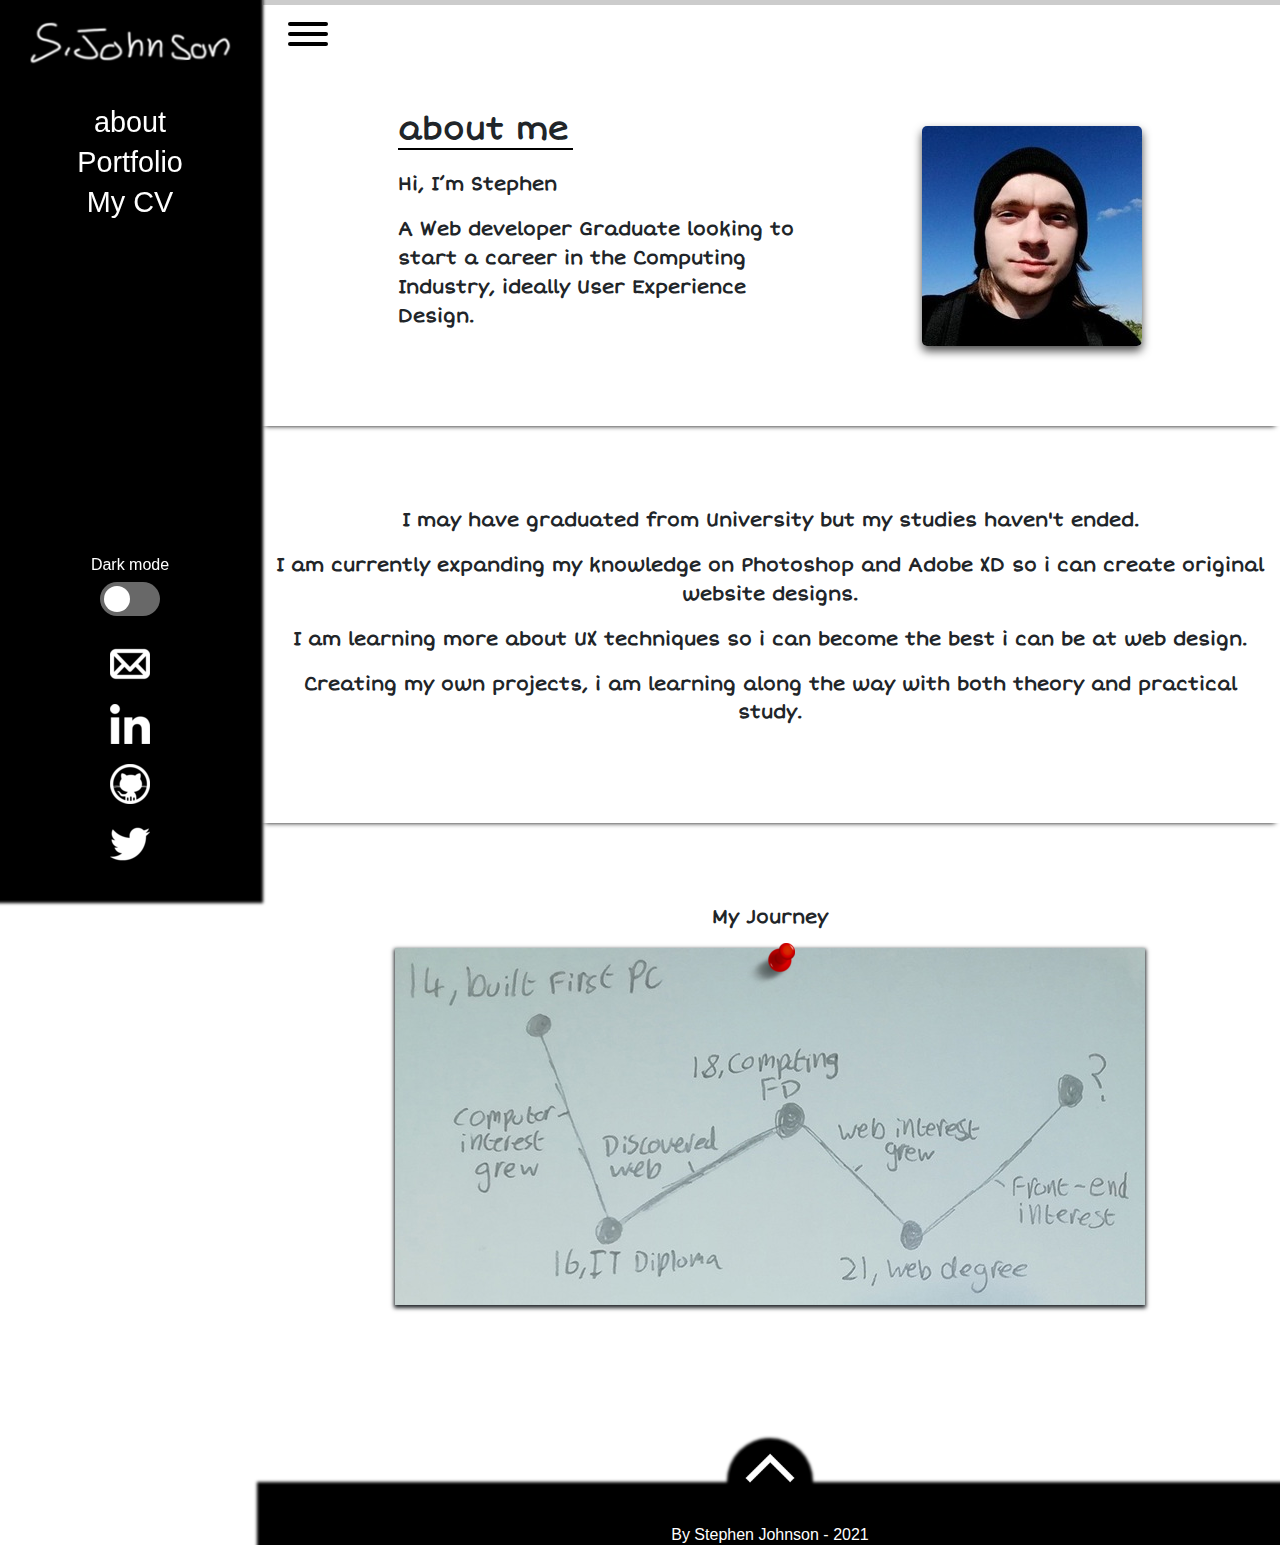
<file: index.html>
<!DOCTYPE html>
<html lang="en">
  <head>
    <meta charset="UTF-8" />
    <meta name="viewport" content="width=device-width, initial-scale=1.0" />
    <link
      rel="stylesheet"
      href="https://maxcdn.bootstrapcdn.com/bootstrap/4.0.0/css/bootstrap.min.css"
      integrity="sha384-Gn5384xqQ1aoWXA+058RXPxPg6fy4IWvTNh0E263XmFcJlSAwiGgFAW/dAiS6JXm"
      crossorigin="anonymous"
    />
    <script
      src="https://code.jquery.com/jquery-3.2.1.slim.min.js"
      integrity="sha384-KJ3o2DKtIkvYIK3UENzmM7KCkRr/rE9/Qpg6aAZGJwFDMVNA/GpGFF93hXpG5KkN"
      crossorigin="anonymous"
    ></script>
    <script
      src="https://cdnjs.cloudflare.com/ajax/libs/popper.js/1.12.9/umd/popper.min.js"
      integrity="sha384-ApNbgh9B+Y1QKtv3Rn7W3mgPxhU9K/ScQsAP7hUibX39j7fakFPskvXusvfa0b4Q"
      crossorigin="anonymous"
    ></script>
    <script
      src="https://maxcdn.bootstrapcdn.com/bootstrap/4.0.0/js/bootstrap.min.js"
      integrity="sha384-JZR6Spejh4U02d8jOt6vLEHfe/JQGiRRSQQxSfFWpi1MquVdAyjUar5+76PVCmYl"
      crossorigin="anonymous"
    ></script>
    <link
      href="https://fonts.googleapis.com/css2?family=Short+Stack&display=swap"
      rel="stylesheet"
    />
    <!-- Navbar hamburger icon CSS -->
    <link href="hamburgers-master/dist/hamburgers.css" rel="stylesheet" />
    <!-- Animate.CSS link -->
    <link rel="stylesheet" href="animate.min.css" />
    <!-- Main page CSS -->
    <link rel="stylesheet" href="style.css" />
    <!-- All pages CSS -->
    <link rel="stylesheet" href="shared.css" />
    <title>S.Johnson - About</title>
  </head>

  <body>
    <!-- Content wrapper -->
    <div id="wrapper">
      <!-- Sidebar -->
      <div id="sidebar-wrapper">
        <!-- Navigation links -->
        <ul class="sidebar-nav">
          <!-- Main logo -->
          <div class="sidebar-logo">
            <a href="#"><img src="/Images/signature.png" alt="Logo" /></a>
          </div>
          <!-- Main nav links -->
          <li><a href="#">about</a></li>
          <li>
            <a href="/Portfolio pages/Clothing Store/index.html">Portfolio</a>
          </li>
          <li><a href="/CV Page/index.html">My CV</a></li>
        </ul>
        <!-- Bottom navigation social links -->
        <div class="sidebar-nav-social">
          <!-- Dark mode toggle -->
          <p>Dark mode</p>
          <label class="switch" id="dark-mode-toggle">
            <!-- Dark mode toggle function -->
            <input onclick="darkMode()" type="checkbox" />
            <span class="slider round"></span>
          </label>
          <!-- Main social links list -->
          <ul class="sidebar-nav-social__items">
            <!-- Email link -->
            <li>
              <a href="mailto:stej97@hotmail.co.uk" target="__blank"
                ><img src="/Images/mail-xxl.png" alt="E-mail"
              /></a>
            </li>
            <!-- Linkedin link -->
            <li>
              <a
                href="https://www.linkedin.com/in/stephen-johnson-504437180/"
                target="__blank"
                ><img src="/Images/linkedin-xxl.png" alt="Linked-in"
              /></a>
            </li>
            <!-- GitHub link -->
            <li>
              <a href="https://github.com/SteJ97" target="__blank"
                ><img src="/Images/github-11-xxl.png" alt="" title="My GitHub!"
              /></a>
            </li>
            <!-- Twitter link -->
            <li>
              <a href="https://twitter.com/SteJ97twit" target="__blank"
                ><img src="/Images/twitter-xxl.png" alt="Twitter"
              /></a>
            </li>
          </ul>
        </div>
      </div>

      <!-- Main Content -->
      <div id="content-wrapper">
        <div class="container-fluid">
          <!-- Page progress bar -->
          <div class="header">
            <div class="progress-container">
              <div class="progress-bar" id="myBar"></div>
            </div>
          </div>
          <!-- First row -->
          <div class="row row-1">
            <div class="col-12">
              <!-- Sidebar toggle button -->
              <header>
                <a href="#" class="btn" id="menu-toggle">
                  <button class="hamburger hamburger--collapse" type="button">
                    <span class="hamburger-box">
                      <span class="hamburger-inner"></span>
                    </span>
                  </button>
                </a>
              </header>
              <!-- Person info  -->
              <div class="about-me">
                <!-- Left person text -->
                <div class="about-me__text">
                  <h2>about me</h2>
                  <p>Hi, I’m Stephen</p>
                  <p>
                    A Web developer Graduate looking to start a career in the
                    Computing Industry, ideally User Experience Design.
                  </p>
                </div>
                <!-- Person profile picture -->
                <div class="about-me__pic">
                  <img src="/Images/me.jpg" alt="Profile pic" />
                </div>
              </div>
            </div>
          </div>
          <!-- Second row -->
          <div class="row row-2">
            <div class="col-12">
              <!-- Extra person info -->
              <div class="about-me-2">
                <p>
                  I may have graduated from University but my studies haven't
                  ended.
                </p>
                <p>
                  I am currently expanding my knowledge on Photoshop and Adobe
                  XD so i can create original website designs.
                </p>
                <p>
                  I am learning more about UX techniques so i can become the
                  best i can be at web design.
                </p>
                <p>
                  Creating my own projects, i am learning along the way with
                  both theory and practical study.
                </p>
              </div>
            </div>
          </div>
          <!-- Third row -->
          <div class="row row-3">
            <div class="col-12">
              <!-- Person life map -->
              <div class="journey">
                <div class="journey-text">
                  <p>My Journey</p>
                </div>
                <!-- Thumbstack overlay -->
                <div class="journey-pic">
                  <div class="journey-pic__thumbtack">
                    <img src="/Images/thumbtack.png" alt="Thumbtack" />
                  </div>
                  <!-- Person life map main picture -->
                  <div class="journey-pic__map">
                    <img src="/Images/life-drawing.jpg" alt="Life-drawing" />
                  </div>
                </div>
              </div>
            </div>
          </div>
        </div>
        <footer>
          <!-- Scroll to top footer link -->
          <div class="to-top">
            <a href="#wrapper"
              ><img
                class="animated tada infinite slow"
                src="/Images/up-arrow.png"
                alt="Up-arrow"
                title="Back to top"
            /></a>
          </div>
          <!-- Footer site author info -->
          <p>By Stephen Johnson - 2021</p>
        </footer>
      </div>
    </div>
    <!-- Whole page Javascript link -->
    <script src="Javascript.js"></script>
  </body>
</html>
</file>
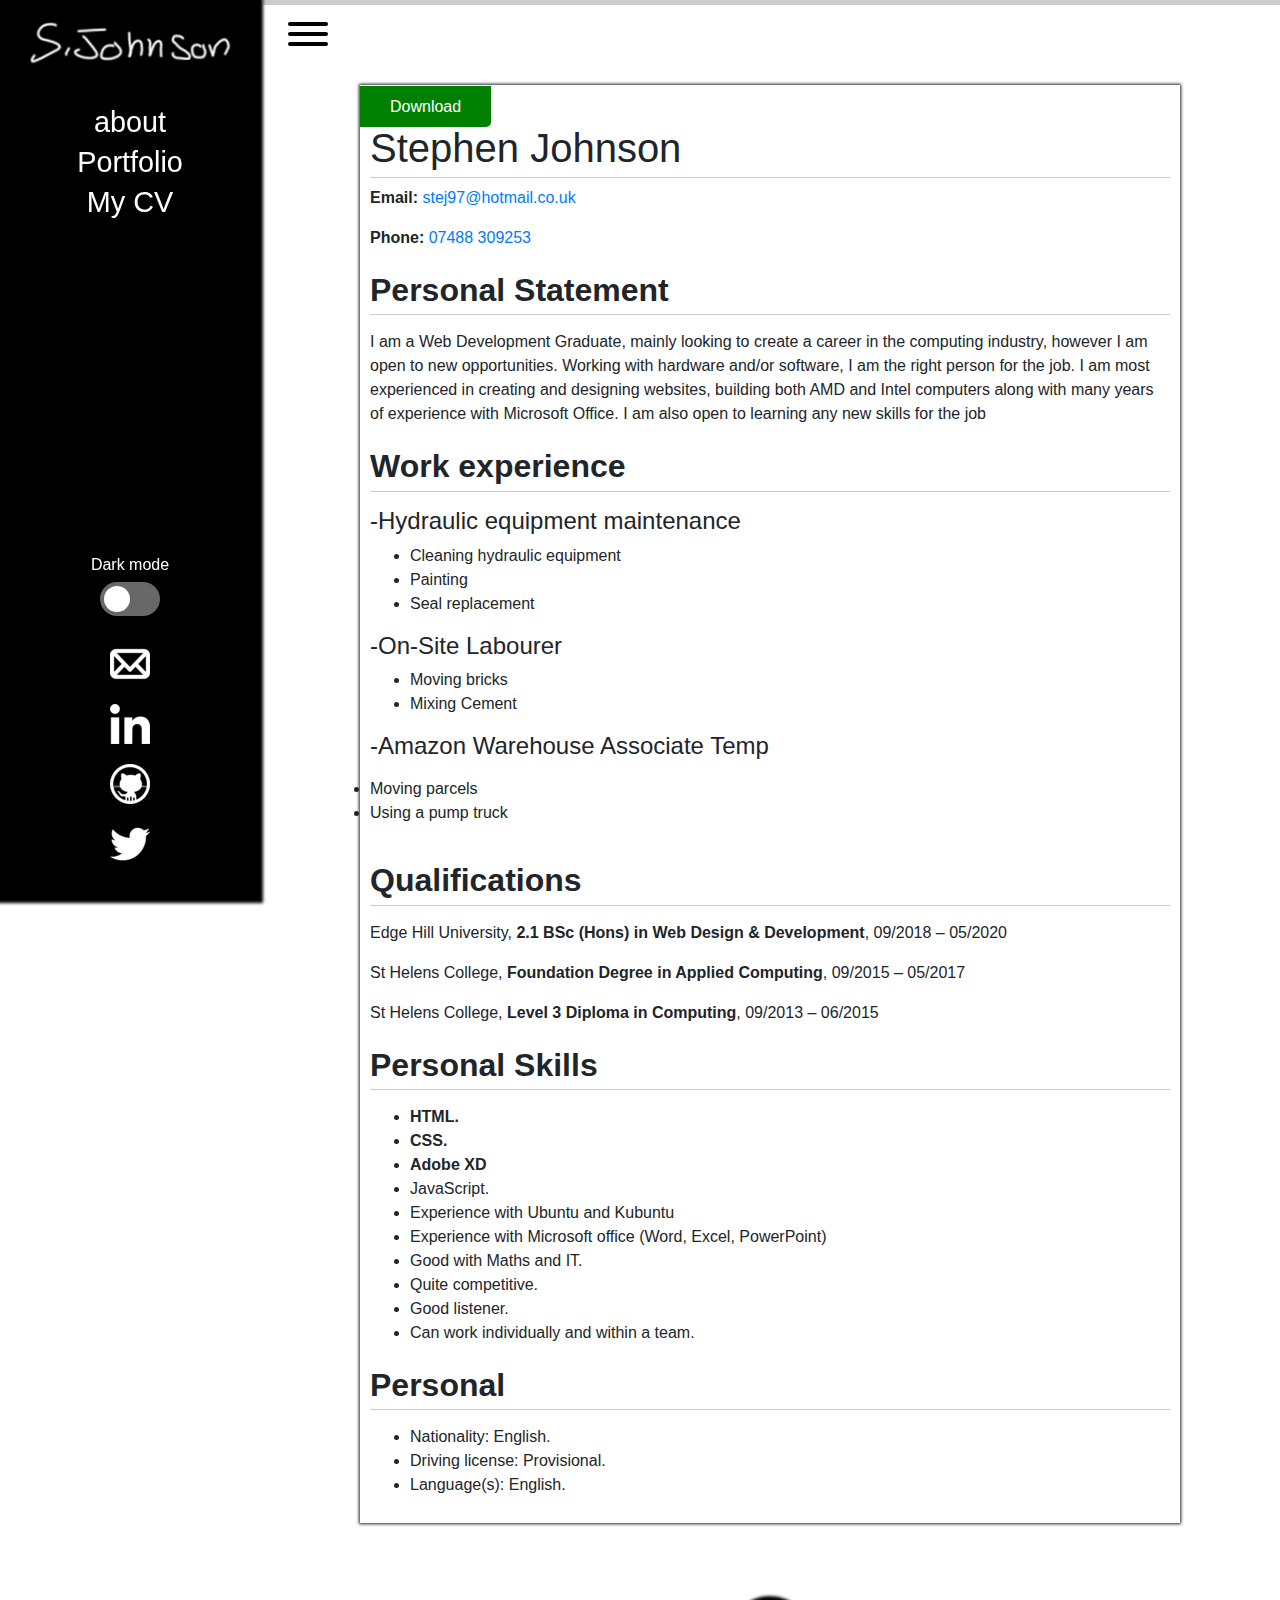
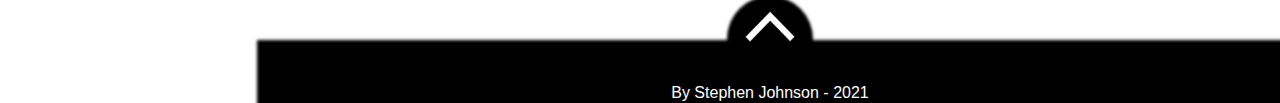
<file: CV Page/index.html>
<!DOCTYPE html>
<html lang="en">

<head>
  <meta charset="UTF-8" />
  <meta name="viewport" content="width=device-width, initial-scale=1.0" />
  <link rel="stylesheet" href="https://maxcdn.bootstrapcdn.com/bootstrap/4.0.0/css/bootstrap.min.css"
    integrity="sha384-Gn5384xqQ1aoWXA+058RXPxPg6fy4IWvTNh0E263XmFcJlSAwiGgFAW/dAiS6JXm" crossorigin="anonymous" />
  <script src="https://code.jquery.com/jquery-3.2.1.slim.min.js"
    integrity="sha384-KJ3o2DKtIkvYIK3UENzmM7KCkRr/rE9/Qpg6aAZGJwFDMVNA/GpGFF93hXpG5KkN" crossorigin="anonymous">
  </script>
  <script src="https://cdnjs.cloudflare.com/ajax/libs/popper.js/1.12.9/umd/popper.min.js"
    integrity="sha384-ApNbgh9B+Y1QKtv3Rn7W3mgPxhU9K/ScQsAP7hUibX39j7fakFPskvXusvfa0b4Q" crossorigin="anonymous">
  </script>
  <script src="https://maxcdn.bootstrapcdn.com/bootstrap/4.0.0/js/bootstrap.min.js"
    integrity="sha384-JZR6Spejh4U02d8jOt6vLEHfe/JQGiRRSQQxSfFWpi1MquVdAyjUar5+76PVCmYl" crossorigin="anonymous">
  </script>
  <link href="https://fonts.googleapis.com/css2?family=Short+Stack&display=swap" rel="stylesheet" />
  <link href="/hamburgers-master/dist/hamburgers.css" rel="stylesheet" />
  <link rel="stylesheet" href="/animate.min.css" />
  <link rel="stylesheet" href="style.css" />
  <link rel="stylesheet" href="/shared.css" />
  <title>S.Johnson - CV</title>
</head>

<body>
  <!-- Content wrapper -->
  <div id="wrapper">
    <!-- Sidebar -->
    <div id="sidebar-wrapper">
      <ul class="sidebar-nav">
        <!-- Main logo -->
        <div class="sidebar-logo">
          <a href="/index.html"><img src="/Images/signature.png" alt="Logo" /></a>
        </div>
        <!-- Main nav links -->
        <li><a href="/index.html">about</a></li>
        <li>
          <a href="/Portfolio pages/Bee-centre/index.html">Portfolio</a>
        </li>
        <li><a href="/CV Page/index.html">My CV</a></li>
      </ul>
      <!-- Bottom navigation social links -->
      <div class="sidebar-nav-social">
        <!-- Dark mode toggle -->
        <p>Dark mode</p>
        <label class="switch" id="dark-mode-toggle">
          <!-- Dark mode toggle function -->
          <input onclick="darkMode()" type="checkbox" />
          <span class="slider round"></span>
        </label>
        <!-- Main social links list -->
        <ul class="sidebar-nav-social__items">
          <!-- Email link -->
          <li>
            <a href="mailto:stej97@hotmail.co.uk" target="__blank"><img src="/Images/mail-xxl.png" alt="E-Mail" /></a>
          </li>
          <!-- Linkedin link -->
          <li>
            <a href="https://www.linkedin.com/in/stephen-johnson-504437180/" target="__blank"><img
                src="/Images/linkedin-xxl.png" alt="Linked-in" /></a>
          </li>
          <!-- GitHub link -->
          <li>
            <a href="https://github.com/SteJ97" target="__blank"><img src="/Images/github-11-xxl.png" alt=""
                title="My GitHub!" /></a>
          </li>
          <!-- Twitter link -->
          <li>
            <a href="https://twitter.com/SteJ97twit" target="__blank"><img src="/Images/twitter-xxl.png"
                alt="Twitter" /></a>
          </li>
        </ul>
      </div>
    </div>

    <!-- Content -->
    <div id="content-wrapper">
      <div class="container-fluid">
        <!-- Page progress indicator -->
        <div class="header">
          <div class="progress-container">
            <div class="progress-bar" id="myBar"></div>
          </div>
        </div>
        <!-- First row -->
        <div class="row row-1">
          <div class="col-12">
            <!-- Navigation toggle button -->
            <header>
              <a href="#" class="btn" id="menu-toggle">
                <button class="hamburger hamburger--collapse" type="button">
                  <span class="hamburger-box">
                    <span class="hamburger-inner"></span>
                  </span>
                </button>
              </a>
            </header>
            <div class="CV">
              <a class="download-btn" href="/Download/CV - Stephen Johnson.pdf" download="CV - Stephen Johnson.pdf">
                Download
              </a>
              <h1>Stephen Johnson</h1>
              <main>
                <section class="personal_statement">
                  <p>
                    <b>Email&colon;</b>
                    <a href="mailto:stej97@hotmail.co.uk">stej97@hotmail.co.uk</a>
                  </p>
                  <p>
                    <b>Phone&colon;</b>
                    <a href="tel:+447488309253">07488 309253</a>
                  </p>
                </section>
                <section>
                  <h2>Personal Statement</h2>
                  <p>
                    I am a Web Development Graduate, mainly looking to create
                    a career in the computing industry, however I am open to
                    new opportunities. Working with hardware and/or software,
                    I am the right person for the job. I am most experienced
                    in creating and designing websites, building both AMD and
                    Intel computers along with many years of experience with
                    Microsoft Office. I am also open to learning any new
                    skills for the job
                  </p>
                </section>
                <section class="work_experience">
                  <h2>Work experience</h2>
                  <h4>-Hydraulic equipment maintenance</h3>
                    <ul>
                      <li>Cleaning hydraulic equipment</li>
                      <li>Painting</li>
                      <li>Seal replacement</li>
                    </ul>
                    <h4>-On-Site Labourer</h3>
                      <ul>
                        <li>Moving bricks</li>
                        <li>Mixing Cement</li>
                      </ul>
                      <h4>-Amazon Warehouse Associate Temp</h3>
                        <ul></ul>
                        <li>Moving parcels</li>
                        <li>Using a pump truck</li>
                        </ul>
                </section>
                <section class="qualifications">
                  <h2>Qualifications</h2>
                  <p>
                    Edge Hill University,
                    <b>2.1 BSc (Hons) in Web Design & Development</b>, 09/2018 –
                    05/2020
                  </p>
                  <p>
                    St Helens College,
                    <b>Foundation Degree in Applied Computing</b>, 09/2015 –
                    05/2017
                  </p>
                  <p>
                    St Helens College, <b>Level 3 Diploma in Computing</b>,
                    09/2013 – 06/2015
                  </p>
                </section>
                <section class="personal_skills">
                  <h2>Personal Skills</h2>
                  <ul>
                    <li><b>HTML.</b></li>
                    <li><b>CSS.</b></li>
                    <li><b>Adobe XD</b></li>
                    <li>JavaScript.</li>
                    <li>Experience with Ubuntu and Kubuntu</li>
                    <li>Experience with Microsoft office (Word, Excel, PowerPoint)</li>
                    <li>Good with Maths and IT.</li>
                    <li>Quite competitive.</li>
                    <li>Good listener.</li>
                    <li>Can work individually and within a team.</li>
                  </ul>
                </section>
                <section class="personal">
                  <h2>Personal</h2>
                  <ul>
                    <li>Nationality&colon; English.</li>
                    <li>Driving license&colon; Provisional.</li>
                    <li>Language(s)&colon; English.</li>
                  </ul>
                </section>
              </main>
            </div>
          </div>
        </div>
      </div>
      <footer>
        <div class="to-top">
          <a href="#wrapper"><img class="animated tada infinite slow" src="/Images/up-arrow.png" alt="Up-arrow"
              title="Back to top" /></a>
        </div>
        <p>By Stephen Johnson - 2021</p>
      </footer>
    </div>
  </div>
  <script src="/Javascript.js"></script>
</body>

</html>
</file>
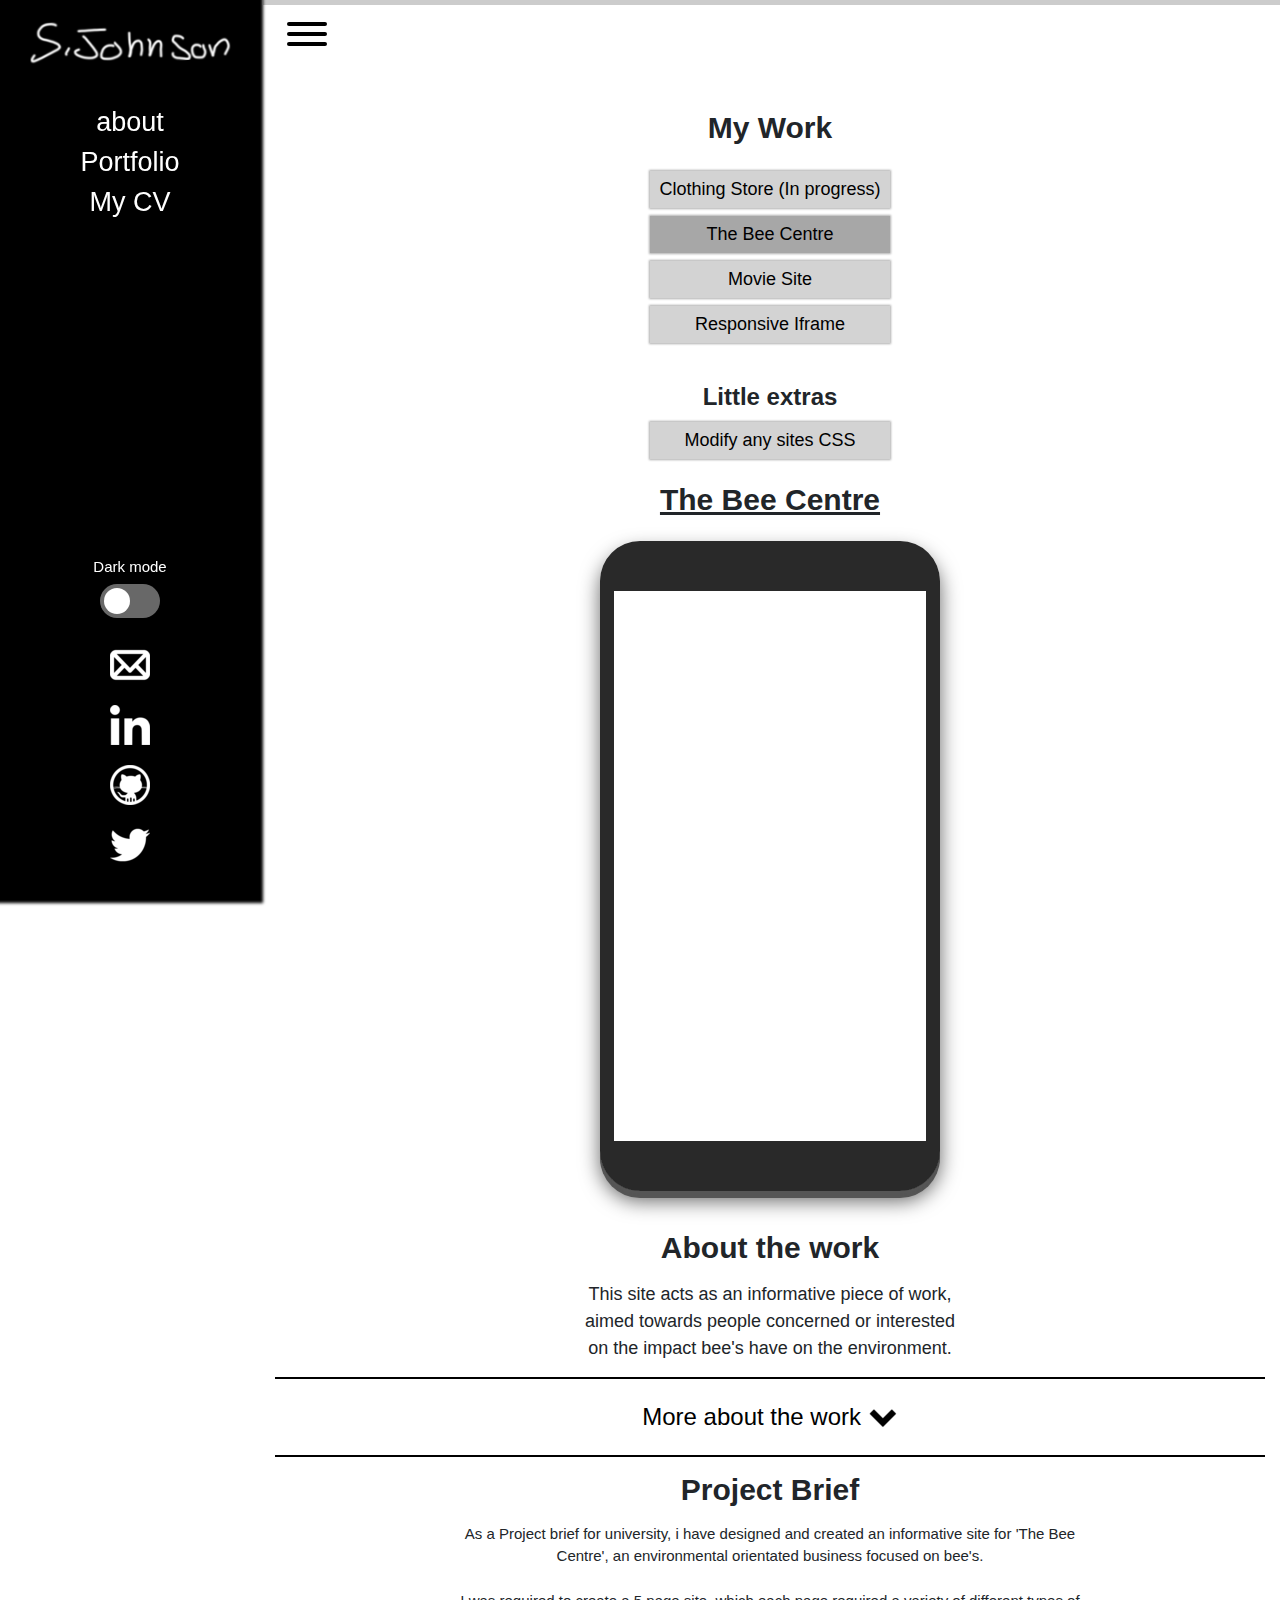
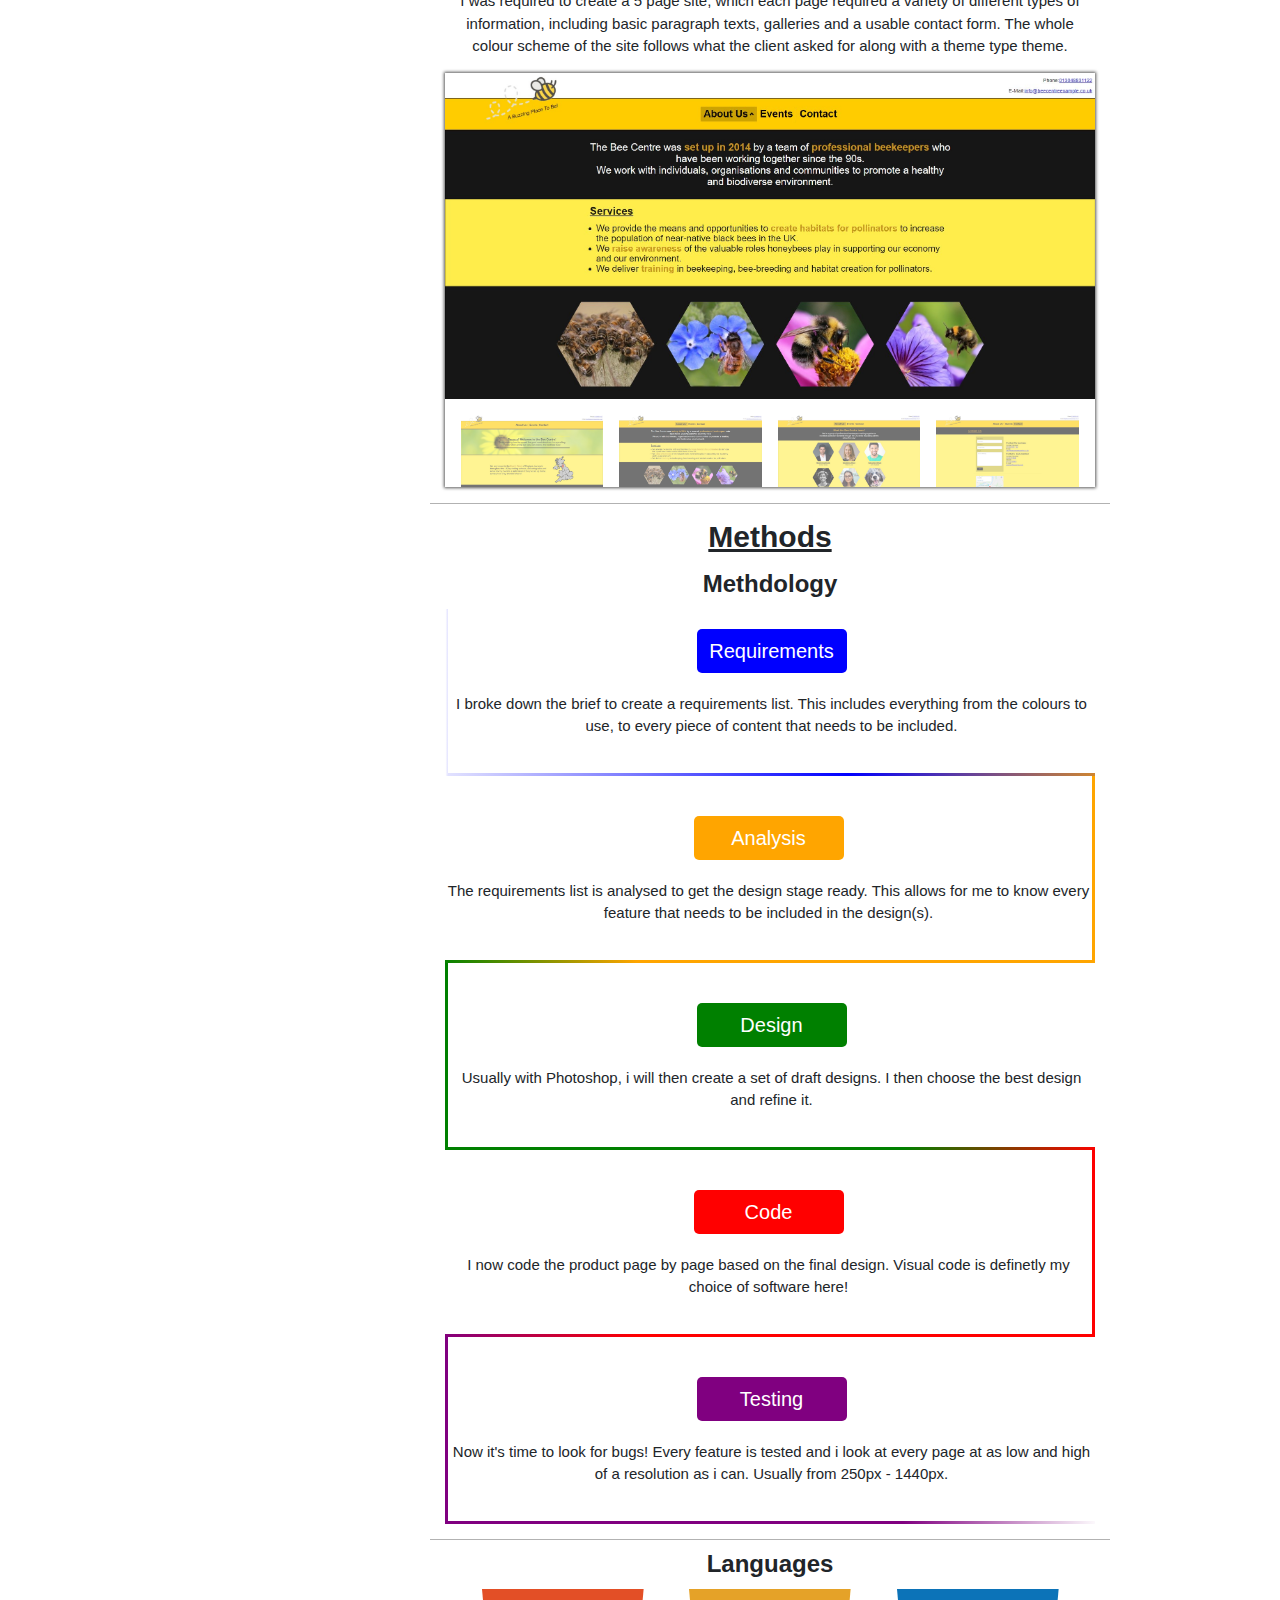
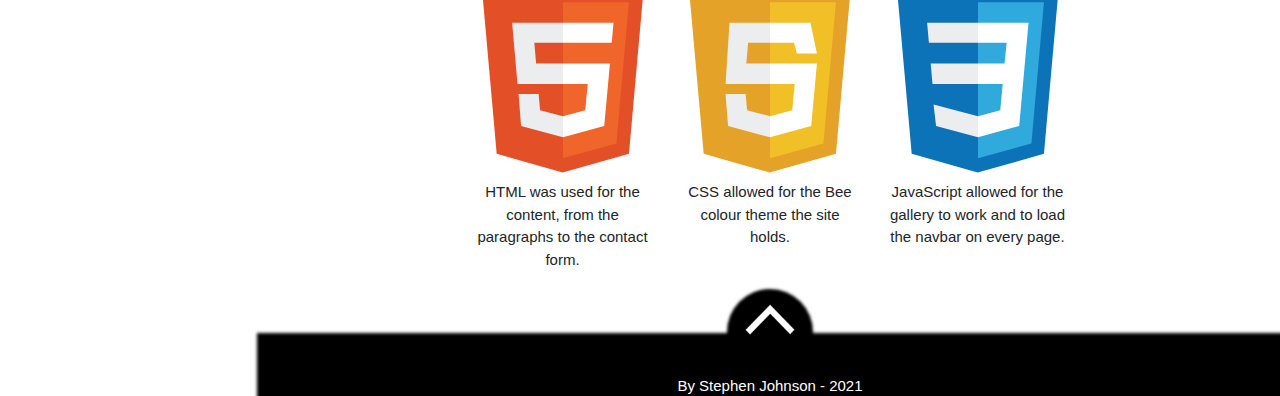
<file: Portfolio pages/Bee-centre/index.html>
<!DOCTYPE html>
<html lang="en">
  <head>
    <meta charset="UTF-8" />
    <meta name="viewport" content="width=device-width, initial-scale=1.0" />
    <link
      rel="stylesheet"
      href="https://maxcdn.bootstrapcdn.com/bootstrap/4.0.0/css/bootstrap.min.css"
      integrity="sha384-Gn5384xqQ1aoWXA+058RXPxPg6fy4IWvTNh0E263XmFcJlSAwiGgFAW/dAiS6JXm"
      crossorigin="anonymous"
    />
    <script
      src="https://code.jquery.com/jquery-3.2.1.slim.min.js"
      integrity="sha384-KJ3o2DKtIkvYIK3UENzmM7KCkRr/rE9/Qpg6aAZGJwFDMVNA/GpGFF93hXpG5KkN"
      crossorigin="anonymous"
    ></script>
    <script
      src="https://cdnjs.cloudflare.com/ajax/libs/popper.js/1.12.9/umd/popper.min.js"
      integrity="sha384-ApNbgh9B+Y1QKtv3Rn7W3mgPxhU9K/ScQsAP7hUibX39j7fakFPskvXusvfa0b4Q"
      crossorigin="anonymous"
    ></script>
    <script
      src="https://maxcdn.bootstrapcdn.com/bootstrap/4.0.0/js/bootstrap.min.js"
      integrity="sha384-JZR6Spejh4U02d8jOt6vLEHfe/JQGiRRSQQxSfFWpi1MquVdAyjUar5+76PVCmYl"
      crossorigin="anonymous"
    ></script>
    <link
      href="https://fonts.googleapis.com/css2?family=Short+Stack&display=swap"
      rel="stylesheet"
    />
    <!-- Navbar hamburger icon CSS -->
    <link href="/hamburgers-master/dist/hamburgers.css" rel="stylesheet" />
    <!-- W3 schools CSS, used for gallery -->
    <link rel="stylesheet" href="https://www.w3schools.com/w3css/4/w3.css" />
    <!-- Animate CSS link -->
    <link rel="stylesheet" href="/animate.min.css" />
    <!-- Main page CSS -->
    <link rel="stylesheet" href="style.css" />
    <!-- All pages CSS -->
    <link rel="stylesheet" href="/shared.css" />
    <title>S.Johnson - Portfolio</title>
  </head>

  <body>
    <!-- Content Wrapper -->
    <div id="wrapper">
      <!-- Sidebar -->
      <div id="sidebar-wrapper">
        <ul class="sidebar-nav">
          <!-- Main logo -->
          <div class="sidebar-logo">
            <a href="/index.html"
              ><img src="/Images/signature.png" alt="signature"
            /></a>
          </div>
          <!-- Main nav links -->
          <li><a href="/index.html">about</a></li>
          <li><a href="#">Portfolio</a></li>
          <li><a href="/CV Page/index.html">My CV</a></li>
        </ul>
        <!-- Bottom navigation social links -->
        <div class="sidebar-nav-social">
          <!-- Dark mode toggle -->
          <p>Dark mode</p>
          <label class="switch" id="dark-mode-toggle">
            <!-- Dark mode toggle function -->
            <input onclick="darkMode()" type="checkbox" />
            <span class="slider round"></span>
          </label>
          <!-- Main social links list -->
          <ul class="sidebar-nav-social__items">
            <!-- Email link -->
            <li>
              <a href="mailto:stej97@hotmail.co.uk" target="__blank"
                ><img src="/Images/mail-xxl.png" alt="E-Mail"
              /></a>
            </li>
            <!-- Linkedin link -->
            <li>
              <a
                href="https://www.linkedin.com/in/stephen-johnson-504437180/"
                target="__blank"
                ><img src="/Images/linkedin-xxl.png" alt="Linked-in"
              /></a>
            </li>
            <!-- GitHub link -->
            <li>
              <a href="https://github.com/SteJ97" target="__blank"
                ><img src="/Images/github-11-xxl.png" alt="" title="My GitHub!"
              /></a>
            </li>
            <!-- Twitter link -->
            <li>
              <a href="https://twitter.com/SteJ97twit" target="__blank"
                ><img src="/Images/twitter-xxl.png" alt="Twitter"
              /></a>
            </li>
          </ul>
        </div>
      </div>

      <!-- Main Content -->
      <div id="content-wrapper">
        <div class="container-fluid">
          <!-- Page progress bar -->
          <div class="header">
            <div class="progress-container">
              <div class="progress-bar" id="myBar"></div>
            </div>
          </div>
          <!-- First row -->
          <div class="row row-1">
            <div class="col-12">
              <!-- Sidebar toggle button -->
              <header>
                <a href="#" class="btn" id="menu-toggle">
                  <button
                    name="hamburger"
                    class="hamburger hamburger--collapse"
                    type="button"
                  >
                    <span class="hamburger-box">
                      <span class="hamburger-inner"></span>
                    </span>
                  </button>
                </a>
              </header>
              <!-- Bee centre work showcase -->
              <div class="work">
                <!-- Work links -->
                <div class="work-list">
                  <ul>
                    <h2>My Work</h2>
                    <li><a href="/Portfolio pages/Clothing Store/index.html">Clothing Store (In progress)</a></li>
                    <li><a class="active" href="#">The Bee Centre</a></li>
                    <li>
                      <a href="/Portfolio pages/Movie-Site/index.html"
                        >Movie Site</a
                      >
                    </li>
                    <li>
                      <a href="/Portfolio pages/Iframe/index.html"
                        >Responsive Iframe</a
                      >
                    </li>
                    <div class="work-extras">
                      <h3>Little extras</h3>
                      <li>
                        <a href="/Portfolio pages/Modify-any-site-css"
                          >Modify any sites CSS</a
                        >
                      </li>
                    </div>
                  </ul>
                </div>
                <!-- Middle row iframe wrapper -->
                <div id="work-iframe-wrapper">
                  <!-- Iframe link -->
                  <h2>
                    <a
                      href="https://keen-hypatia-afc630.netlify.app"
                      target="_blank"
                      >The Bee Centre</a
                    >
                  </h2>
                  <!-- Main iframe container -->
                  <div class="work-iframe">
                    <iframe
                      src="https://keen-hypatia-afc630.netlify.app"
                      id="frame_1"
                      title="bee-site"
                    ></iframe>
                  </div>
                </div>
                <!-- Right side about work  -->
                <div class="work-about">
                  <h2>About the work</h2>
                  <p>
                    This site acts as an informative piece of work, aimed
                    towards people concerned or interested on the impact bee's
                    have on the environment.
                  </p>
                </div>
              </div>
              <!-- Second row link -->
              <div class="work-more-about">
                <a href="#work-more"
                  >More about the work
                  <img src="/Images/downarrow.png" alt="down-arrow"
                /></a>
              </div>
            </div>
          </div>
          <div class="all-row--container">
            <!-- Second row -->
            <div class="row row-2 justify-content-center">
              <div class="col-xl-8 no-border" id="work-more">
                <!-- Work brief text -->
                <div class="work-more">
                  <h2>Project Brief</h2>
                  <div class="work-more-intro">
                    <p>
                      As a Project brief for university, i have designed and
                      created an informative site for 'The Bee Centre', an
                      environmental orientated business focused on bee's.
                      <br /><br />
                      I was required to create a 5 page site, which each page
                      required a variety of different types of information,
                      including basic paragraph texts, galleries and a usable
                      contact form. The whole colour scheme of the site follows
                      what the client asked for along with a theme type theme.
                    </p>
                  </div>
                </div>
              </div>
            </div>
            <!-- Third row -->
            <div class="row row-3 justify-content-center">
              <div class="col-xl-8 no-border">
                <!-- Work showcase gallery -->
                <div class="w3-content work-gallery">
                  <!-- Large gallery top images -->
                  <img
                    class="mySlides"
                    src="/Images/bee-site-home.jpg"
                    style="width: 100%; display: none"
                    alt="bee-site-home"
                  />
                  <img
                    class="mySlides"
                    src="/Images/bee-site-home-about.jpg"
                    style="width: 100%"
                    alt="bee-site-about"
                  />
                  <img
                    class="mySlides"
                    src="/Images/bee-site-home-events.jpg"
                    style="width: 100%; display: none"
                    alt="bee-site-events"
                  />
                  <img
                    class="mySlides"
                    src="/Images/bee-site-home-contact.jpg"
                    style="width: 100%; display: none"
                    alt="bee-site-events"
                  />
                  <!-- Gallery image load links -->
                  <div class="w3-row-padding w3-section">
                    <div class="w3-col s3">
                      <img
                        class="demo w3-opacity w3-hover-opacity-off"
                        src="/Images/bee-site-home.jpg"
                        style="width: 100%; cursor: pointer"
                        onclick="currentDiv(1)"
                        alt="bee-site-home"
                      />
                    </div>
                    <div class="w3-col s3">
                      <img
                        class="demo w3-opacity w3-hover-opacity-off"
                        src="/Images/bee-site-home-about.jpg"
                        style="width: 100%; cursor: pointer"
                        onclick="currentDiv(2)"
                        alt="bee-site-about"
                      />
                    </div>
                    <div class="w3-col s3">
                      <img
                        class="demo w3-opacity w3-hover-opacity-off"
                        src="/Images/bee-site-home-events.jpg"
                        style="width: 100%; cursor: pointer"
                        onclick="currentDiv(3)"
                        alt="bee-site-meet"
                      />
                    </div>
                    <div class="w3-col s3">
                      <img
                        class="demo w3-opacity w3-hover-opacity-off"
                        src="/Images/bee-site-home-contact.jpg"
                        style="width: 100%; cursor: pointer"
                        onclick="currentDiv(4)"
                        alt="bee-site-events"
                      />
                    </div>
                  </div>
                </div>
              </div>
            </div>
            <!-- Forth row -->
            <div class="row row-4 justify-content-center">
              <div class="col-xl-8">
                <!-- Work methods -->
                <div class="work-more__methods">
                  <h2>Methods</h2>
                  <h3>Methdology</h3>
                  <!-- Work Methodology -->
                  <div class="methodology">
                    <ul>
                      <li class="methodology-requirements">
                        <h4>Requirements</h4>
                        <p>
                          I broke down the brief to create a requirements list.
                          This includes everything from the colours to use, to
                          every piece of content that needs to be included.
                        </p>
                      </li>
                      <li class="methodology-analysis">
                        <h4>Analysis</h4>
                        <p>
                          The requirements list is analysed to get the design
                          stage ready. This allows for me to know every feature
                          that needs to be included in the design(s).
                        </p>
                      </li>
                      <li class="methodology-design">
                        <h4>Design</h4>
                        <p>
                          Usually with Photoshop, i will then create a set of
                          draft designs. I then choose the best design and
                          refine it.
                        </p>
                      </li>
                      <li class="methodology-code">
                        <h4>Code</h4>
                        <p>
                          I now code the product page by page based on the final
                          design. Visual code is definetly my choice of software
                          here!
                        </p>
                      </li>
                      <li class="methodology-testing">
                        <h4>Testing</h4>
                        <p>
                          Now it's time to look for bugs! Every feature is
                          tested and i look at every page at as low and high of
                          a resolution as i can. Usually from 250px - 1440px.
                        </p>
                      </li>
                    </ul>
                  </div>
                </div>
              </div>
            </div>
            <div class="row row-5 justify-content-center">
              <div class="col-xl-8">
                <!-- Work languages used -->
                <h3>Languages</h3>
                <!-- Code language logo SVG's container -->
                <div class="code-logos">
                  <!-- HTML logo SVG -->
                  <div class="code-logos__logo">
                    <div class="code-logos__logo-1">
                      <svg viewBox="0 0 452 520">
                        <title>HTML5 Logo Badge</title>
                        <path
                          fill="RGB(227,79,38)"
                          d="M 41,460 L 0,0 451,0 410,460 225,512"
                        />
                        <path
                          fill="RGB(239,101,42)"
                          d="M 226,472 L 375,431 410,37 226,37"
                        />
                        <path
                          fill="RGB(236,237,238)"
                          d="M 226,208 L 151,208 146,150 226,150 226,94 84,94 99,265 226,265 z M 226,355 L162,338 158,293 102,293 109,382 226,414 z"
                        />
                        <path
                          fill="RGB(255,255,255)"
                          d="M 226,265 L 295,265 288,338 226,355 226,414 341,382 357,208 226,208 z M 226,94 L226,150 362,150 367,94 z"
                        />
                      </svg>
                    </div>
                    <p>
                      HTML was used for the content, from the paragraphs to the
                      contact form.
                    </p>
                  </div>
                  <!-- Javascript logo SVG -->
                  <div class="code-logos__logo">
                    <div class="code-logos__logo-2">
                      <svg viewBox="0 0 452 520">
                        <title>Javascript Logo Badge</title>
                        <path
                          fill="RGB(229,162,40)"
                          d="M 0,0 L 451,0 410,460 225,512 41,460"
                        />
                        <path
                          fill="RGB(241,191,38)"
                          d="M 226,472 L375,431 410,37 226,37"
                        />
                        <path
                          fill="RGB(236,237,238)"
                          d="M 226,94 L 113,94 102,265 226,265 226,208 160,208 165,150 226,150 z M 226,355 L 162,338 158,293 102,293 109,382 226,414 z"
                        />
                        <path
                          fill="RGB(255,255,255)"
                          d="M 226,265 L 295,265 288,338 226,355 226,414 341,382 357,208 226,208 z M 226,94 L 339,94 357,180 301,180 293,150 226,150 z"
                        />
                      </svg>
                    </div>
                    <p>CSS allowed for the Bee colour theme the site holds.</p>
                  </div>
                  <!-- CSS logo SVG -->
                  <div class="code-logos__logo">
                    <div class="code-logos__logo-3">
                      <svg viewBox="0 0 452 520">
                        <title>CSS3 Logo Badge</title>
                        <path
                          fill="RGB(12,115,184)"
                          d="M 41,460 L 0,0 451,0 410,460 225,512"
                        />
                        <path
                          fill="RGB(48,169,220)"
                          d="M 226,472 L 375,431 410,37 226,37"
                        />
                        <path
                          fill="RGB(236,237,238)"
                          d="M 226,208 L 94,208 99,265 226,265 z M 226,94 L 84,94 89,150 226,150 z M 226,355 L 102,322 109,382 226,414 z"
                        />
                        <path
                          fill="RGB(255,255,255)"
                          d="M 226,265 L 295,265 288,338 226,355 226,414 341,382 367,94 226,94 226,150 306,150 300,208 226,208 z"
                        />
                      </svg>
                    </div>
                    <p>
                      JavaScript allowed for the gallery to work and to load the
                      navbar on every page.
                    </p>
                  </div>
                </div>
              </div>
            </div>
          </div>
        </div>
        <footer>
          <!-- Scroll to top footer link -->
          <div class="to-top">
            <a href="#wrapper"
              ><img
                class="animated tada infinite slow"
                src="/Images/up-arrow.png"
                alt="up-arrow"
                title="Back to top"
            /></a>
          </div>
          <!-- Footer site author info -->
          <p>By Stephen Johnson - 2021</p>
        </footer>
      </div>
    </div>
    <!-- Whole page Javascript link -->
    <script src="/Javascript.js"></script>
  </body>
</html>
</file>
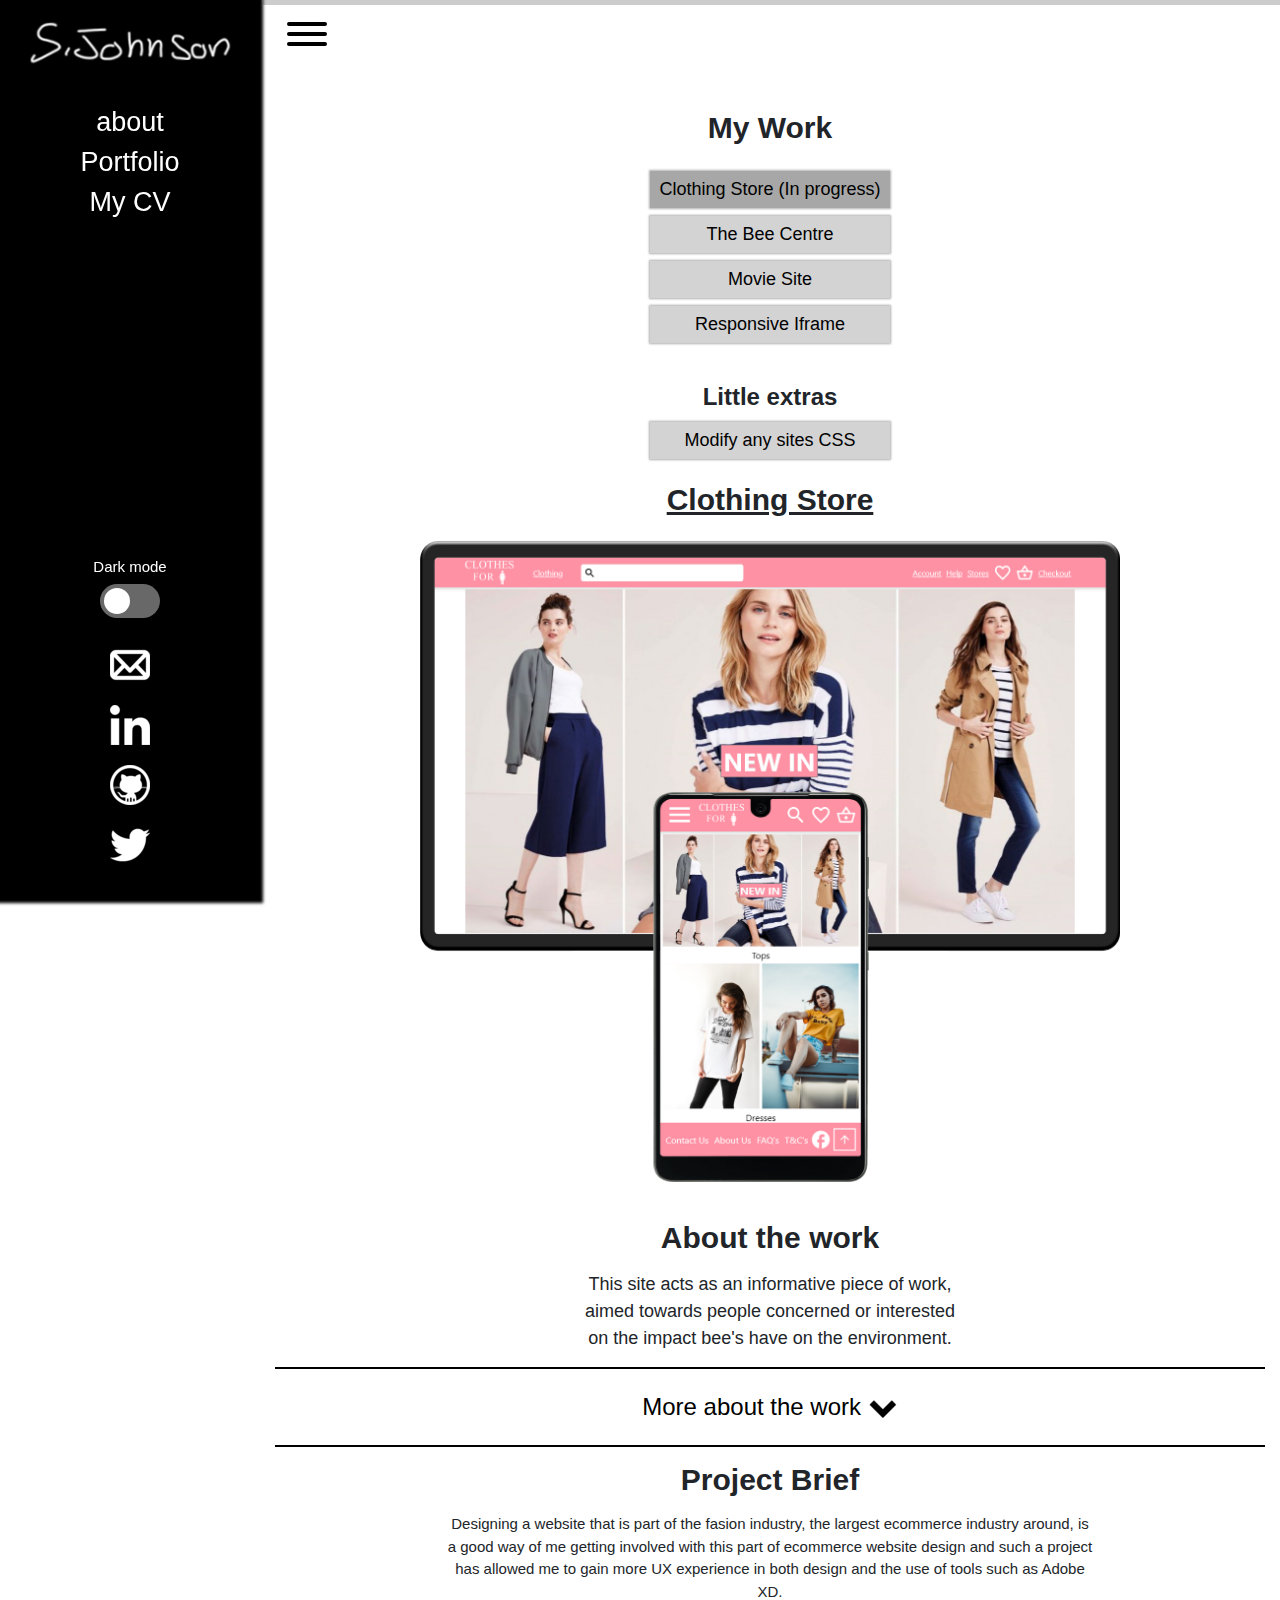
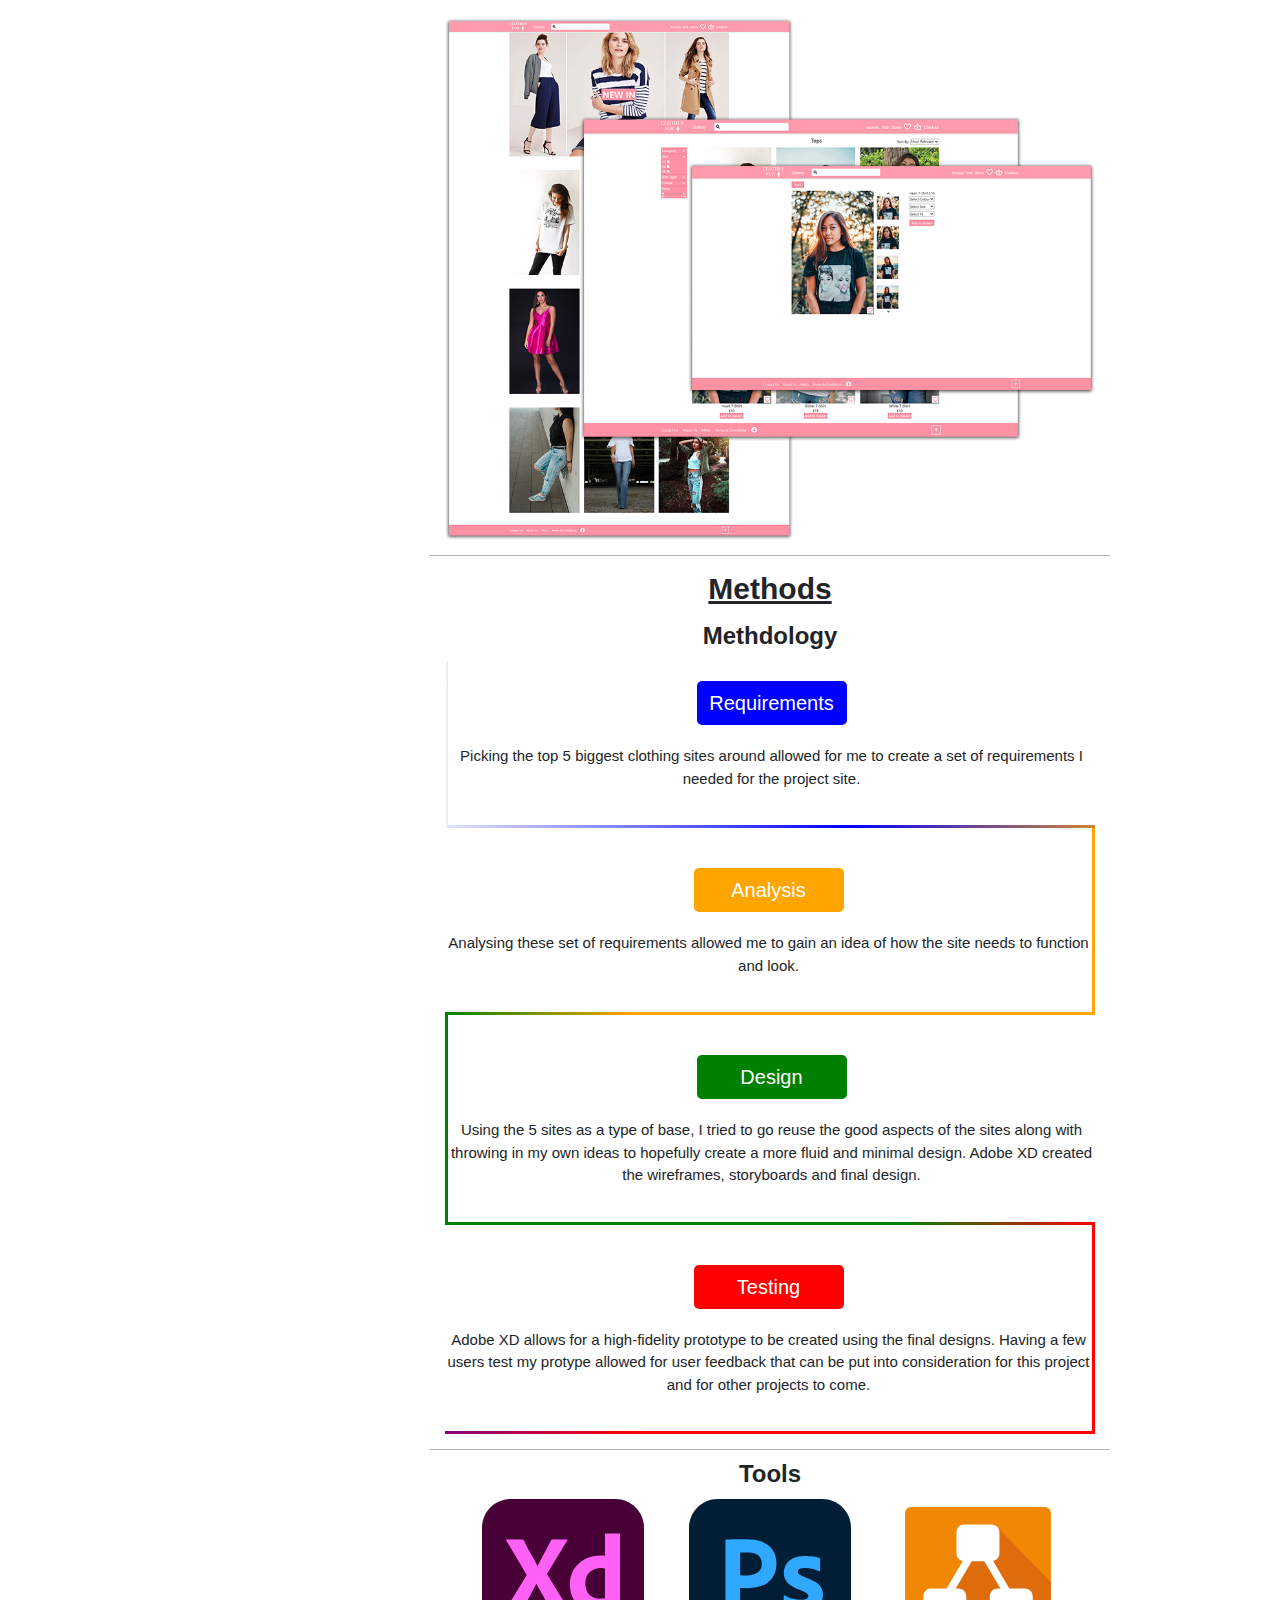
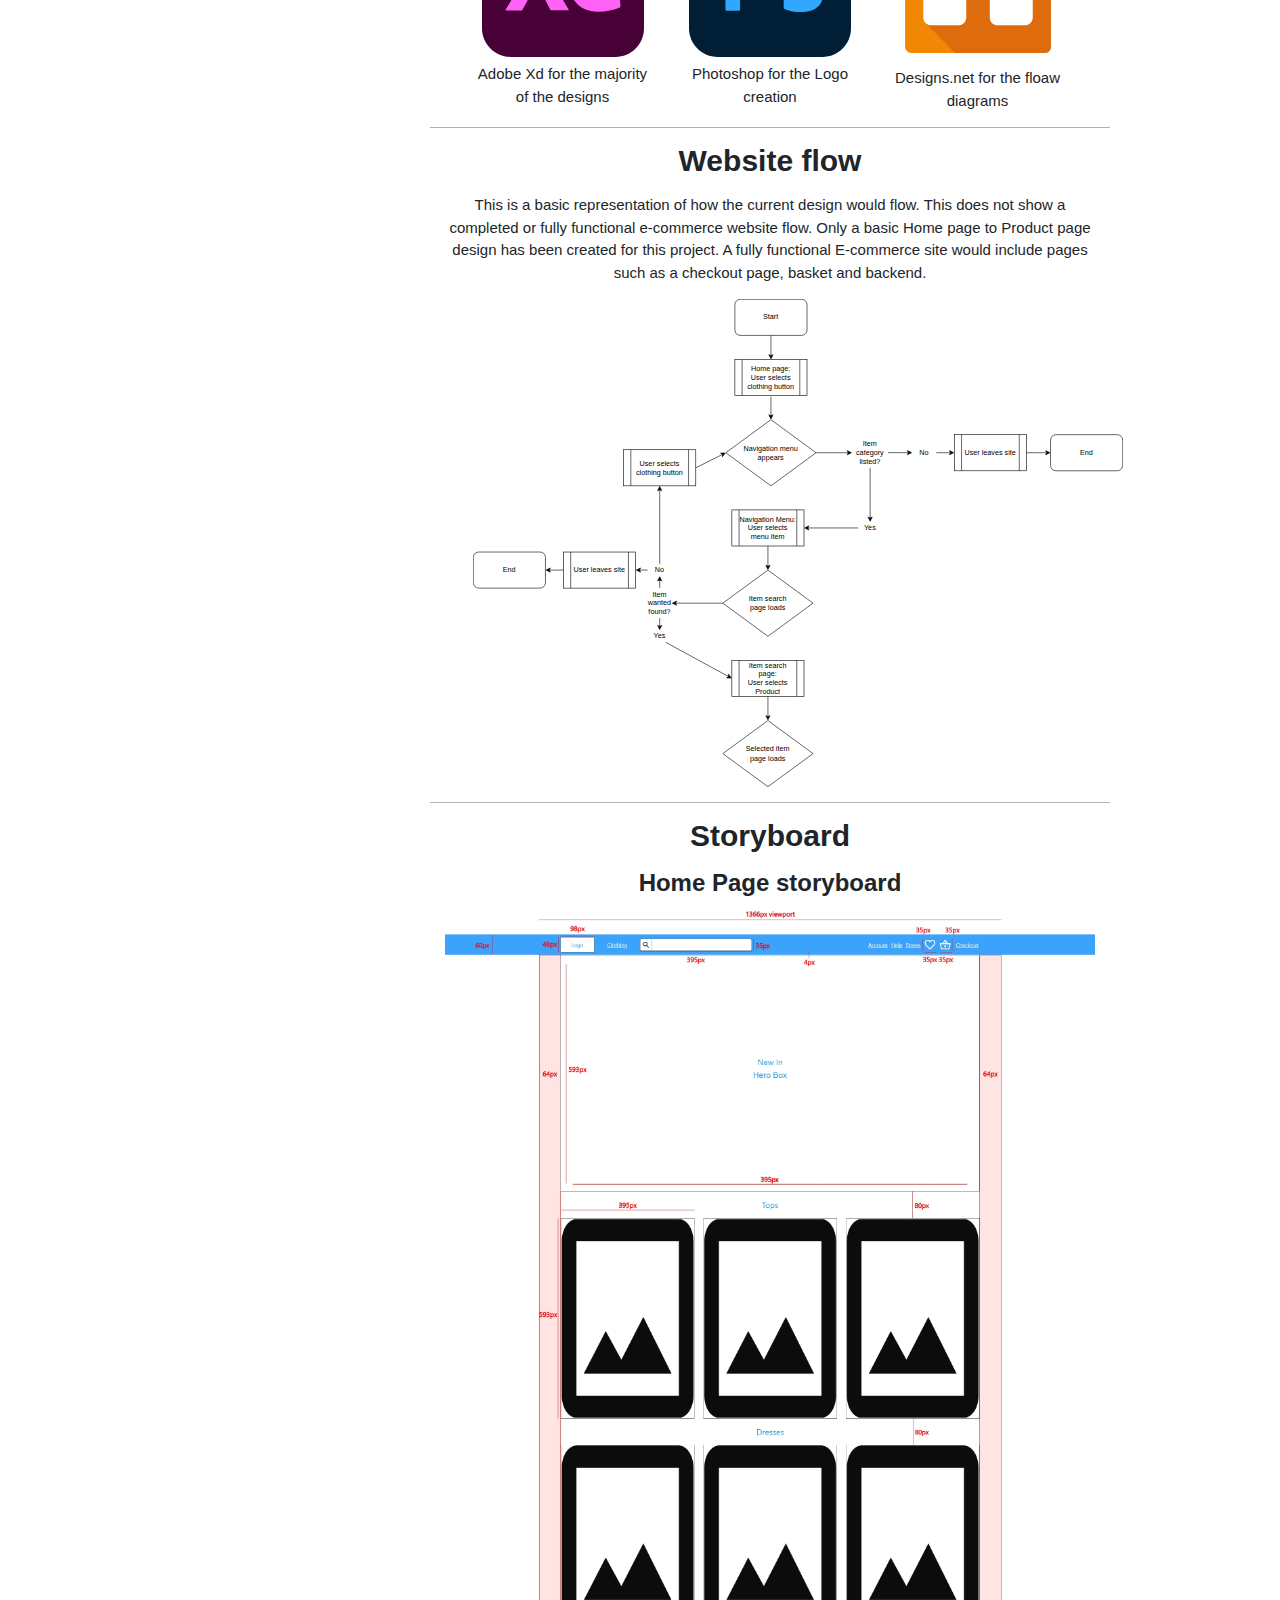
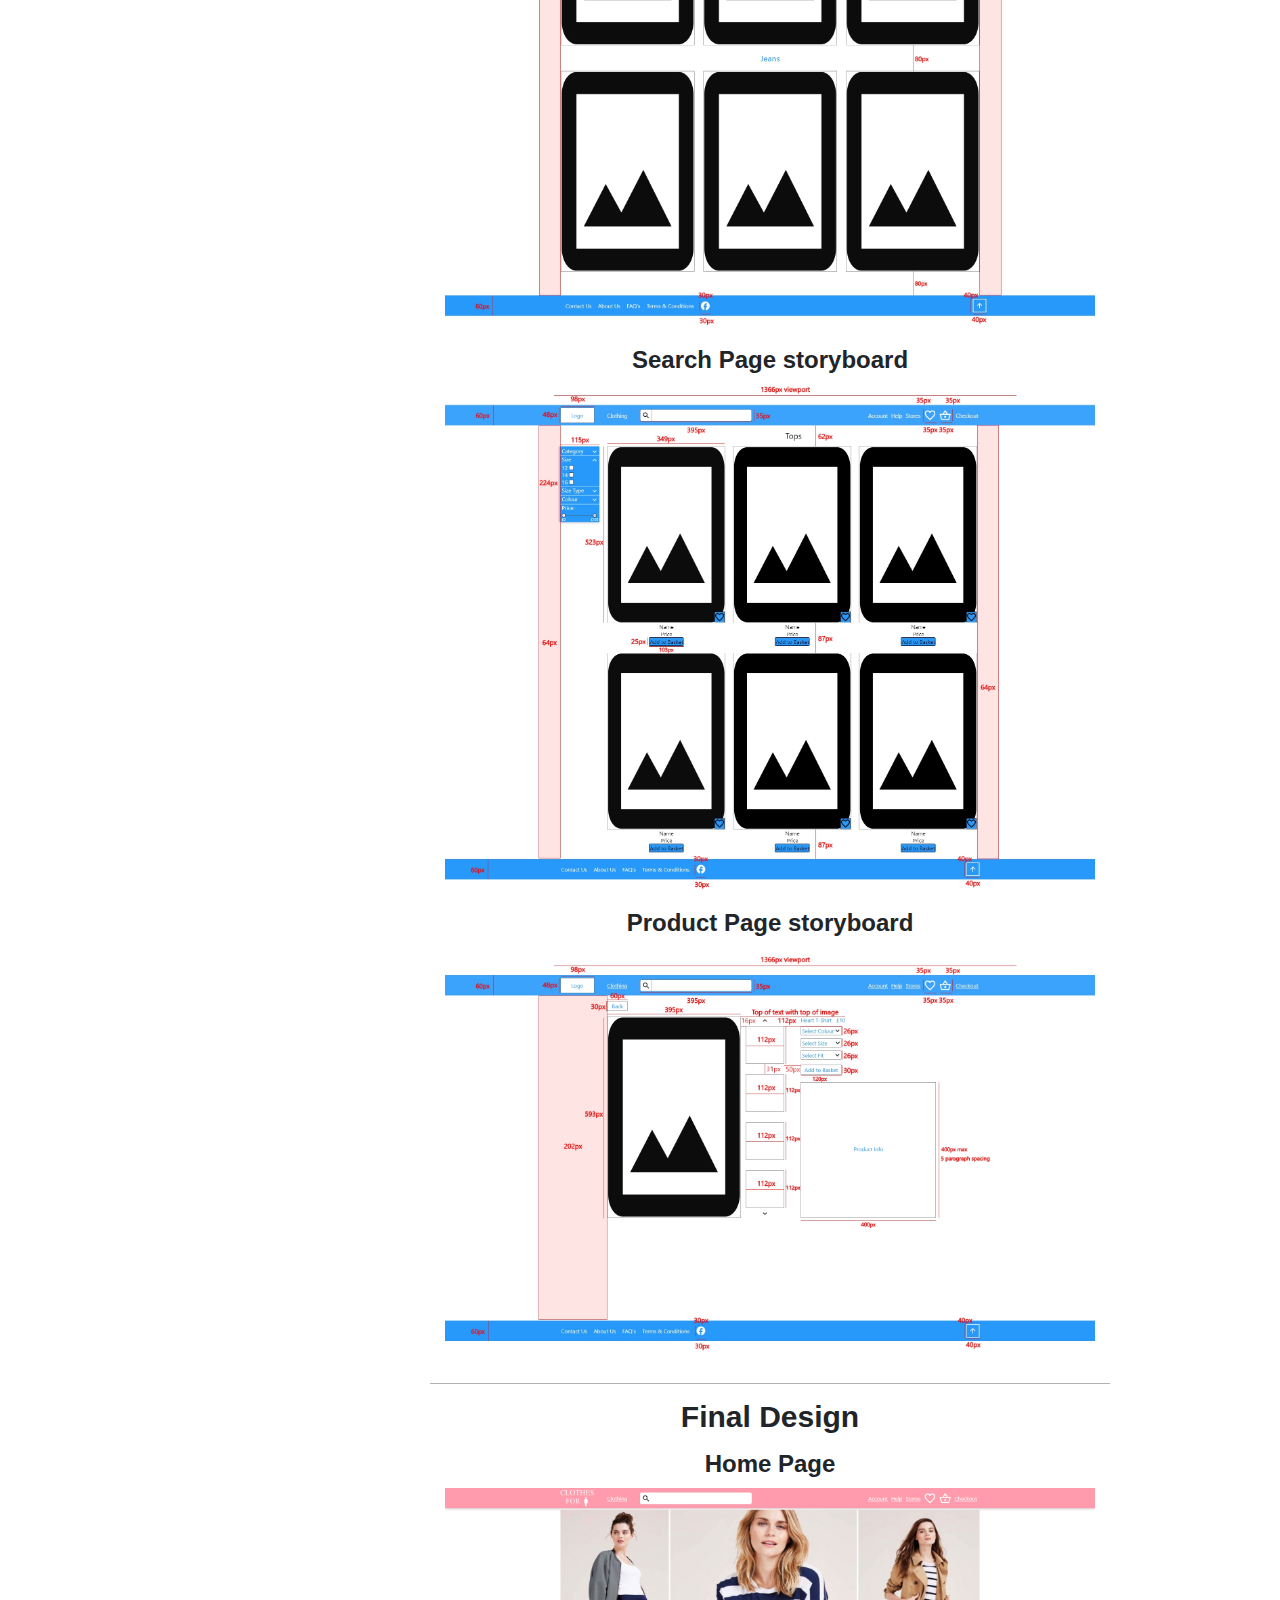
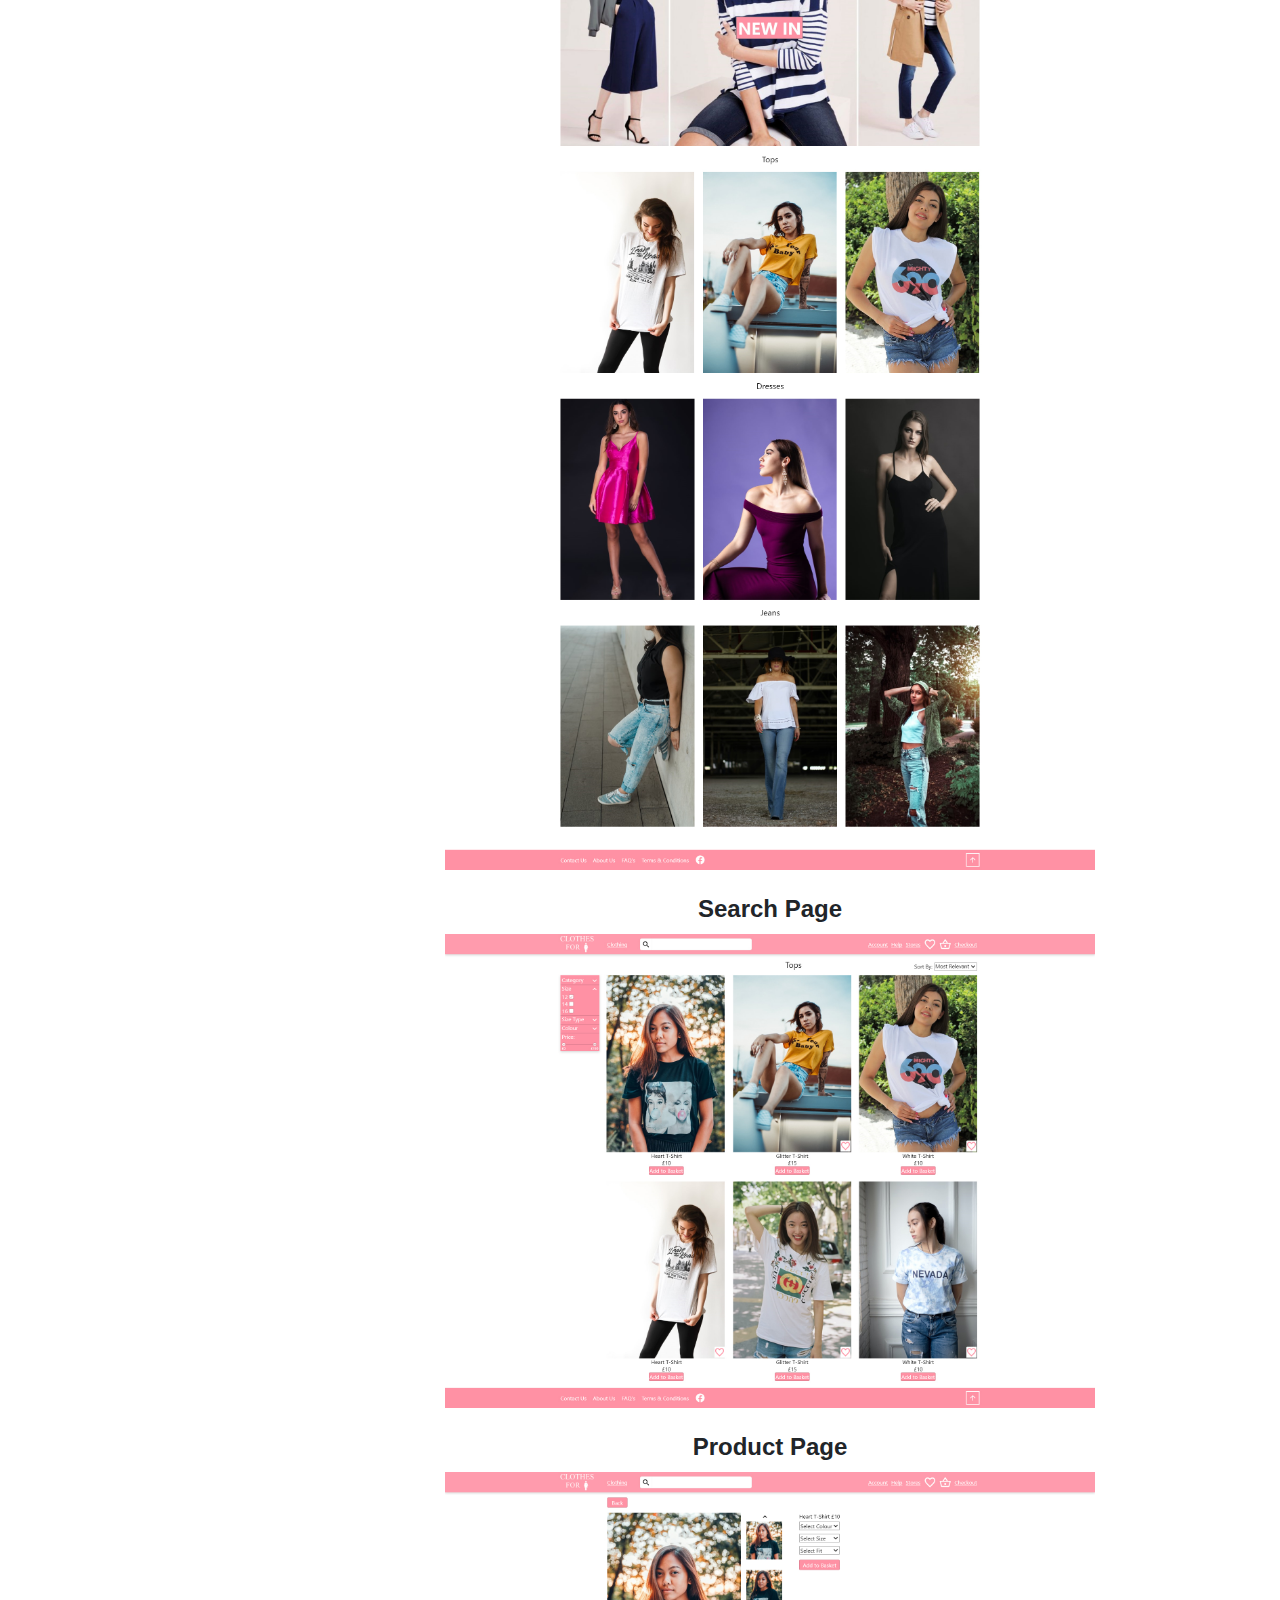
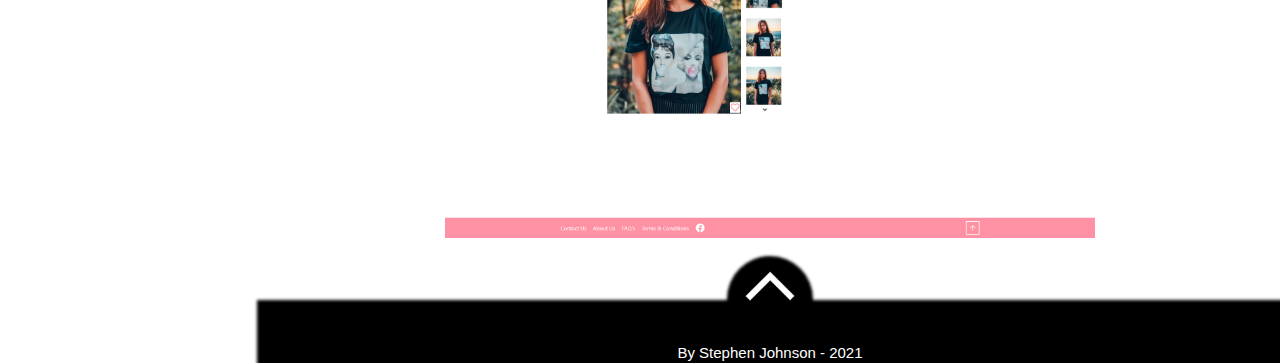
<file: Portfolio pages/Clothing Store/index.html>
<!DOCTYPE html>
<html lang="en">

<head>
  <meta charset="UTF-8" />
  <meta name="viewport" content="width=device-width, initial-scale=1.0" />
  <link rel="stylesheet" href="https://maxcdn.bootstrapcdn.com/bootstrap/4.0.0/css/bootstrap.min.css"
    integrity="sha384-Gn5384xqQ1aoWXA+058RXPxPg6fy4IWvTNh0E263XmFcJlSAwiGgFAW/dAiS6JXm" crossorigin="anonymous" />
  <script src="https://code.jquery.com/jquery-3.2.1.slim.min.js"
    integrity="sha384-KJ3o2DKtIkvYIK3UENzmM7KCkRr/rE9/Qpg6aAZGJwFDMVNA/GpGFF93hXpG5KkN" crossorigin="anonymous">
  </script>
  <script src="https://cdnjs.cloudflare.com/ajax/libs/popper.js/1.12.9/umd/popper.min.js"
    integrity="sha384-ApNbgh9B+Y1QKtv3Rn7W3mgPxhU9K/ScQsAP7hUibX39j7fakFPskvXusvfa0b4Q" crossorigin="anonymous">
  </script>
  <script src="https://maxcdn.bootstrapcdn.com/bootstrap/4.0.0/js/bootstrap.min.js"
    integrity="sha384-JZR6Spejh4U02d8jOt6vLEHfe/JQGiRRSQQxSfFWpi1MquVdAyjUar5+76PVCmYl" crossorigin="anonymous">
  </script>
  <link href="https://fonts.googleapis.com/css2?family=Short+Stack&display=swap" rel="stylesheet" />
  <!-- Navbar hamburger icon CSS -->
  <link href="/hamburgers-master/dist/hamburgers.css" rel="stylesheet" />
  <!-- W3 schools CSS, used for gallery -->
  <link rel="stylesheet" href="https://www.w3schools.com/w3css/4/w3.css" />
  <!-- Animate CSS link -->
  <link rel="stylesheet" href="/animate.min.css" />
  <!-- Main page CSS -->
  <link rel="stylesheet" href="style.css" />
  <!-- All pages CSS -->
  <link rel="stylesheet" href="/shared.css" />
  <title>S.Johnson - Portfolio</title>
</head>

<body>
  <!-- Content Wrapper -->
  <div id="wrapper">
    <!-- Sidebar -->
    <div id="sidebar-wrapper">
      <ul class="sidebar-nav">
        <!-- Main logo -->
        <div class="sidebar-logo">
          <a href="/index.html"><img src="/Images/signature.png" alt="signature" /></a>
        </div>
        <!-- Main nav links -->
        <li><a href="/index.html">about</a></li>
        <li><a href="#">Portfolio</a></li>
        <li><a href="/CV Page/index.html">My CV</a></li>
      </ul>
      <!-- Bottom navigation social links -->
      <div class="sidebar-nav-social">
        <!-- Dark mode toggle -->
        <p>Dark mode</p>
        <label class="switch" id="dark-mode-toggle">
          <!-- Dark mode toggle function -->
          <input onclick="darkMode()" type="checkbox" />
          <span class="slider round"></span>
        </label>
        <!-- Main social links list -->
        <ul class="sidebar-nav-social__items">
          <!-- Email link -->
          <li>
            <a href="mailto:stej97@hotmail.co.uk" target="__blank"><img src="/Images/mail-xxl.png" alt="E-Mail" /></a>
          </li>
          <!-- Linkedin link -->
          <li>
            <a href="https://www.linkedin.com/in/stephen-johnson-504437180/" target="__blank"><img
                src="/Images/linkedin-xxl.png" alt="Linked-in" /></a>
          </li>
          <!-- GitHub link -->
          <li>
            <a href="https://github.com/SteJ97" target="__blank"><img src="/Images/github-11-xxl.png" alt=""
                title="My GitHub!" /></a>
          </li>
          <!-- Twitter link -->
          <li>
            <a href="https://twitter.com/SteJ97twit" target="__blank"><img src="/Images/twitter-xxl.png"
                alt="Twitter" /></a>
          </li>
        </ul>
      </div>
    </div>

    <!-- Main Content -->
    <div id="content-wrapper">
      <div class="container-fluid">
        <!-- Page progress bar -->
        <div class="header">
          <div class="progress-container">
            <div class="progress-bar" id="myBar"></div>
          </div>
        </div>
        <!-- First row -->
        <div class="row row-1">
          <div class="col-12">
            <!-- Sidebar toggle button -->
            <header>
              <a href="#" class="btn" id="menu-toggle">
                <button name="hamburger" class="hamburger hamburger--collapse" type="button">
                  <span class="hamburger-box">
                    <span class="hamburger-inner"></span>
                  </span>
                </button>
              </a>
            </header>
            <!-- Bee centre work showcase -->
            <div class="work">
              <!-- Work links -->
              <div class="work-list">
                <ul>
                  <h2>My Work</h2>

                  <li><a class="active" href="#">Clothing Store (In progress)</a></li>
                  <li>
                    <a href="/Portfolio pages/Bee-centre/index.html">The Bee Centre</a>
                  </li>
                  <li>
                    <a href="/Portfolio pages/Movie-Site/index.html">Movie Site</a>
                  </li>
                  <li>
                    <a href="/Portfolio pages/Iframe/index.html">Responsive Iframe</a>
                  </li>
                  <div class="work-extras">
                    <h3>Little extras</h3>
                    <li>
                      <a href="/Portfolio pages/Modify-any-site-css">Modify any sites CSS</a>
                    </li>
                  </div>
                </ul>
              </div>
              <!-- Middle row iframe wrapper -->
              <div id="work-iframe-wrapper">
                <!-- Iframe link -->
                <h2>
                  Clothing Store
                </h2>
                <!-- Main iframe container -->
                <div class="work-iframe">
                  <img src="/Images/top-image.png" alt="iframe-site" />
                </div>
              </div>
              <!-- Right side about work  -->
              <div class="work-about">
                <h2>About the work</h2>
                <p>
                  This site acts as an informative piece of work, aimed
                  towards people concerned or interested on the impact bee's
                  have on the environment.
                </p>
              </div>
            </div>
            <!-- Second row link -->
            <div class="work-more-about">
              <a href="#work-more">More about the work
                <img src="/Images/downarrow.png" alt="down-arrow" /></a>
            </div>
          </div>
        </div>
        <div class="all-row--container">
          <!-- Second row -->
          <div class="row row-2 justify-content-center">
            <div class="col-xl-8 no-border" id="work-more">
              <!-- Work brief text -->
              <div class="work-more">
                <h2>Project Brief</h2>
                <div class="work-more-intro">
                  <p>
                    Designing a website that is part of the fasion industry, the largest ecommerce industry around, is a
                    good way of me getting involved with this part of ecommerce website design and such a project has
                    allowed me to gain more UX experience in both design and the use of tools such as Adobe XD.
                  </p>
                </div>
              </div>
            </div>
          </div>
          <!-- Third row -->
          <div class="row row-3 justify-content-center">
            <div class="col-xl-8 no-border">
              <div class="showcase-img">
                <img src="/Images/Showcase image.png" alt="">
              </div>
            </div>
          </div>
          <!-- Forth row -->
          <div class="row row-4 justify-content-center">
            <div class="col-xl-8">
              <!-- Work methods -->
              <div class="work-more__methods">
                <h2>Methods</h2>
                <h3>Methdology</h3>
                <!-- Work Methodology -->
                <div class="methodology">
                  <ul>
                    <li class="methodology-requirements">
                      <h4>Requirements</h4>
                      <p>
                        Picking the top 5 biggest clothing sites around allowed for me to create a set of requirements I
                        needed for the project site.
                      </p>
                    </li>
                    <li class="methodology-analysis">
                      <h4>Analysis</h4>
                      <p>
                        Analysing these set of requirements allowed me to gain an idea of how the site needs to function
                        and look.
                      </p>
                    </li>
                    <li class="methodology-design">
                      <h4>Design</h4>
                      <p>
                        Using the 5 sites as a type of base, I tried to go reuse the good aspects of the sites along
                        with throwing in my own ideas to hopefully create a more fluid and minimal design. Adobe XD
                        created the wireframes, storyboards and final design.
                      </p>
                    </li>
                    <li class="methodology-testing">
                      <h4>Testing</h4>
                      <p>
                        Adobe XD allows for a high-fidelity prototype to be created using the final designs. Having a
                        few users test my protype allowed for user feedback that can be put into consideration for this
                        project and for other projects to come.
                      </p>
                    </li>
                  </ul>
                </div>
              </div>
            </div>
          </div>
          <div class="row row-5 justify-content-center">
            <div class="col-xl-8">
              <!-- Work languages used -->
              <h3>Tools</h3>
              <!-- Code language logo SVG's container -->
              <div class="code-logos">
                <!-- HTML logo SVG -->
                <div class="code-logos__logo">
                  <div class="code-logos__logo-1">
                    <svg version="1.1" id="Layer_1" xmlns="http://www.w3.org/2000/svg"
                      xmlns:xlink="http://www.w3.org/1999/xlink" x="0px" y="0px" viewBox="0 0 240 234"
                      style="enable-background:new 0 0 240 234;" xml:space="preserve">
                      <style type="text/css">
                        .st0 {
                          fill: #470137;
                        }

                        .st1 {
                          fill: #FF61F6;
                        }
                      </style>
                      <g id="Layer_2_1_">
                        <g id="Surfaces">
                          <g id="UI_UX_Surface">
                            <g id="Outline_no_shadow">
                              <path class="st0" d="M42.5,0h155C221,0,240,19,240,42.5v149c0,23.5-19,42.5-42.5,42.5h-155C19,234,0,215,0,191.5v-149
					C0,19,19,0,42.5,0z" />
                            </g>
                          </g>
                        </g>
                        <g id="Outlined_Mnemonics_Logos">
                          <g id="Xd">
                            <path class="st1" d="M126.2,61.5L96.2,111l32,52.5c0.2,0.4,0.3,0.8,0.2,1.2c-0.1,0.4-0.5,0.1-1.1,0.2h-22.9
				c-1.6,0-2.7-0.1-3.4-1.1c-2.1-4.2-4.3-8.3-6.4-12.5c-2.1-4.1-4.4-8.3-6.8-12.6c-2.4-4.3-4.8-8.6-7.2-13h-0.2
				c-2.1,4.3-4.4,8.6-6.7,12.9c-2.3,4.3-4.6,8.6-6.8,12.8c-2.3,4.2-4.6,8.5-6.9,12.6c-0.4,1-1.2,1.1-2.3,1.1H35.7
				c-0.4,0-0.7,0.2-0.7-0.3c-0.1-0.4,0-0.8,0.2-1.1l31.1-51L36,61.4c-0.3-0.4-0.4-0.8-0.2-1c0.2-0.3,0.6-0.4,1-0.4h22.7
				c0.5,0,1,0.1,1.4,0.2c0.4,0.2,0.7,0.5,1,0.9c1.9,4.3,4.1,8.6,6.4,12.9c2.4,4.3,4.7,8.5,7.2,12.7c2.4,4.2,4.6,8.4,6.7,12.7h0.2
				c2.1-4.4,4.3-8.7,6.5-12.9c2.2-4.2,4.5-8.4,6.8-12.6c2.3-4.2,4.5-8.5,6.7-12.6c0.1-0.4,0.3-0.8,0.6-1c0.4-0.2,0.8-0.3,1.3-0.2
				h21.1c0.5-0.1,1,0.2,1.1,0.7C126.6,60.9,126.4,61.3,126.2,61.5L126.2,61.5z" />
                            <path class="st1"
                              d="M172.4,167c-7.4,0.1-14.8-1.4-21.5-4.5c-6.3-2.9-11.5-7.7-15.1-13.6c-3.7-6.1-5.5-13.7-5.5-22.8
				c-0.1-7.4,1.8-14.7,5.5-21.1c3.8-6.5,9.3-11.9,15.9-15.5c7-3.9,15.4-5.8,25.3-5.8c0.5,0,1.2,0,2.1,0.1c0.9,0.1,1.9,0.1,3.1,0.2
				V52.4c0-0.7,0.3-1.1,1-1.1h20.3c0.5-0.1,0.9,0.3,1,0.7c0,0.1,0,0.2,0,0.2v95.2c0,1.8,0.1,3.8,0.2,6c0.2,2.1,0.3,4.1,0.4,5.8
				c0,0.7-0.3,1.3-1,1.6c-5.2,2.2-10.7,3.8-16.3,4.8C182.7,166.5,177.6,167,172.4,167z M182.2,147v-44c-0.9-0.2-1.8-0.4-2.7-0.5
				c-1.1-0.1-2.2-0.2-3.3-0.2c-3.9,0-7.8,0.8-11.3,2.6c-3.4,1.7-6.3,4.2-8.5,7.4c-2.2,3.2-3.3,7.5-3.3,12.7c-0.1,3.5,0.5,7,1.7,10.3
				c1,2.7,2.5,5.1,4.5,7.1c1.9,1.8,4.2,3.2,6.8,4c2.7,0.9,5.5,1.3,8.3,1.3c1.5,0,2.9-0.1,4.2-0.2C179.9,147.6,181,147.4,182.2,147z" />
                          </g>
                        </g>
                      </g>
                    </svg>
                  </div>
                  <p>
                    Adobe Xd for the majority of the designs
                  </p>
                </div>
                <!-- Photoshop logo SVG -->
                <div class="code-logos__logo">
                  <div class="code-logos__logo-2">
                    <svg version="1.1" id="Layer_1" xmlns="http://www.w3.org/2000/svg"
                      xmlns:xlink="http://www.w3.org/1999/xlink" x="0px" y="0px" viewBox="0 0 240 234"
                      style="enable-background:new 0 0 240 234;" xml:space="preserve">
                      <style type="text/css">
                        .st3 {
                          fill: #001E36;
                        }

                        .st2 {
                          fill: #31A8FF;
                        }
                      </style>
                      <g id="Layer_2_1_">
                        <g id="Surfaces">
                          <g id="Photo_Surface">
                            <g id="Outline_no_shadow">
                              <path class="st3" d="M42.5,0h155C221,0,240,19,240,42.5v149c0,23.5-19,42.5-42.5,42.5h-155C19,234,0,215,0,191.5v-149
        C0,19,19,0,42.5,0z" />
                            </g>
                          </g>
                        </g>
                        <g id="Outlined_Mnemonics_Logos">
                          <g id="Ps">
                            <path class="st2" d="M54,164.1V61.2c0-0.7,0.3-1.1,1-1.1c1.7,0,3.3,0,5.6-0.1c2.4-0.1,4.9-0.1,7.6-0.2c2.7-0.1,5.6-0.1,8.7-0.2
      c3.1-0.1,6.1-0.1,9.1-0.1c8.2,0,15,1,20.6,3.1c5,1.7,9.6,4.5,13.4,8.2c3.2,3.2,5.7,7.1,7.3,11.4c1.5,4.2,2.3,8.5,2.3,13
      c0,8.6-2,15.7-6,21.3c-4,5.6-9.6,9.8-16.1,12.2c-6.8,2.5-14.3,3.4-22.5,3.4c-2.4,0-4,0-5-0.1c-1-0.1-2.4-0.1-4.3-0.1v32.1
      c0.1,0.7-0.4,1.3-1.1,1.4c-0.1,0-0.2,0-0.4,0H55.2C54.4,165.4,54,165,54,164.1z M75.8,79.4V113c1.4,0.1,2.7,0.2,3.9,0.2H85
      c3.9,0,7.8-0.6,11.5-1.8c3.2-0.9,6-2.8,8.2-5.3c2.1-2.5,3.1-5.9,3.1-10.3c0.1-3.1-0.7-6.2-2.3-8.9c-1.7-2.6-4.1-4.6-7-5.7
      c-3.7-1.5-7.7-2.1-11.8-2c-2.6,0-4.9,0-6.8,0.1C77.9,79.2,76.5,79.3,75.8,79.4L75.8,79.4z" />
                            <path class="st2" d="M192,106.9c-3-1.6-6.2-2.7-9.6-3.4c-3.7-0.8-7.4-1.3-11.2-1.3c-2-0.1-4.1,0.2-6,0.7c-1.3,0.3-2.4,1-3.1,2
      c-0.5,0.8-0.8,1.8-0.8,2.7c0,0.9,0.4,1.8,1,2.6c0.9,1.1,2.1,2,3.4,2.7c2.3,1.2,4.7,2.3,7.1,3.3c5.4,1.8,10.6,4.3,15.4,7.3
      c3.3,2.1,6,4.9,7.9,8.3c1.6,3.2,2.4,6.7,2.3,10.3c0.1,4.7-1.3,9.4-3.9,13.3c-2.8,4-6.7,7.1-11.2,8.9c-4.9,2.1-10.9,3.2-18.1,3.2
      c-4.6,0-9.1-0.4-13.6-1.3c-3.5-0.6-7-1.7-10.2-3.2c-0.7-0.4-1.2-1.1-1.1-1.9v-17.4c0-0.3,0.1-0.7,0.4-0.9
      c0.3-0.2,0.6-0.1,0.9,0.1c3.9,2.3,8,3.9,12.4,4.9c3.8,1,7.8,1.5,11.8,1.5c3.8,0,6.5-0.5,8.3-1.4c1.6-0.7,2.7-2.4,2.7-4.2
      c0-1.4-0.8-2.7-2.4-4c-1.6-1.3-4.9-2.8-9.8-4.7c-5.1-1.8-9.8-4.2-14.2-7.2c-3.1-2.2-5.7-5.1-7.6-8.5c-1.6-3.2-2.4-6.7-2.3-10.2
      c0-4.3,1.2-8.4,3.4-12.1c2.5-4,6.2-7.2,10.5-9.2c4.7-2.4,10.6-3.5,17.7-3.5c4.1,0,8.3,0.3,12.4,0.9c3,0.4,5.9,1.2,8.6,2.3
      c0.4,0.1,0.8,0.5,1,0.9c0.1,0.4,0.2,0.8,0.2,1.2v16.3c0,0.4-0.2,0.8-0.5,1C192.9,107.1,192.4,107.1,192,106.9z" />
                          </g>
                        </g>
                      </g>
                    </svg>
                  </div>
                  <p>Photoshop for the Logo creation</p>
                </div>
                <!-- CSS logo SVG -->
                <div class="code-logos__logo">
                  <div class="code-logos__logo-3">
                    <svg xmlns="http://www.w3.org/2000/svg" xmlns:xlink="http://www.w3.org/1999/xlink" x="0px" y="0px"
                      viewBox="0 0 250 250" xml:space="preserve" style="margin-bottom: 0; flex: none">
                      <style type="text/css">
                        .st4 {
                          fill: #F08705;
                        }

                        .st5 {
                          fill: #DF6C0C;
                        }

                        .st6 {
                          fill: #FFFFFF;
                        }
                      </style>
                      <path class="st4" d="M237.5,227.9c0,5.3-4.3,9.6-9.5,9.6c0,0,0,0,0,0H22.1c-5.3,0-9.6-4.3-9.6-9.5c0,0,0,0,0,0V22.1
                        c0-5.3,4.3-9.6,9.5-9.6c0,0,0,0,0,0h205.9c5.3,0,9.6,4.3,9.6,9.5c0,0,0,0,0,0V227.9z" />
                      <path class="st5"
                        d="M237.5,227.9c0,5.3-4.3,9.6-9.5,9.6c0,0,0,0,0,0H89.6L44.8,192l27.9-45.5l82.7-102.7l82.1,84.5V227.9z" />
                      <path class="st6" d="M197.1,138.3h-23.7l-25-42.7c5.7-1.2,9.8-6.2,9.7-12V51.5c0-6.8-5.4-12.3-12.2-12.3c0,0-0.1,0-0.1,0h-41.7
                        c-6.8,0-12.3,5.4-12.3,12.2c0,0,0,0.1,0,0.1v32.1c0,5.8,4,10.8,9.7,12l-25,42.7H52.9c-6.8,0-12.3,5.4-12.3,12.2c0,0,0,0.1,0,0.1
                        v32.1c0,6.8,5.4,12.3,12.2,12.3c0,0,0.1,0,0.1,0h41.7c6.8,0,12.3-5.4,12.3-12.2c0,0,0-0.1,0-0.1v-32.1c0-6.8-5.4-12.3-12.2-12.3
                        c0,0-0.1,0-0.1,0h-4l24.8-42.4h19.3l24.9,42.4h-4.1c-6.8,0-12.3,5.4-12.3,12.2c0,0,0,0.1,0,0.1v32.1c0,6.8,5.4,12.3,12.2,12.3
                        c0,0,0.1,0,0.1,0h41.7c6.8,0,12.3-5.4,12.3-12.2c0,0,0-0.1,0-0.1v-32.1c0-6.8-5.4-12.3-12.2-12.3
                        C197.2,138.3,197.2,138.3,197.1,138.3z" />
                    </svg>
                  </div>
                  <p>
                    Designs.net for the floaw diagrams
                  </p>
                </div>
              </div>
            </div>
          </div>
          <!--Sixth row-->
          <div class="row row-6 justify-content-center">
            <div class="col-xl-8">
              <h2>Website flow</h2>
              <p>This is a basic representation of how the current design would flow. This does not show a completed or
                fully functional e-commerce website flow. Only a basic Home page to Product page design has been created
                for this project. A fully functional E-commerce site would include pages such as a checkout page, basket
                and backend.</p>
              <div class="flow-diagram">
                <img src="/Images/Clothing store flow diagram.svg" alt="">

              </div>
            </div>
          </div>
          <!--Seventh row-->
          <div class="row row-7 justify-content-center">
            <div class="col-xl-8">
              <h2>Storyboard</h2>
              <div class="wireframe">
                <h3>Home Page storyboard</h3>
                <img src="/Images/clothing-store-home-wireframe.jpg" alt="">
                <h3>Search Page storyboard</h3>
                <img src="/Images/clothing-store-search-wireframe.jpg" alt="">
                <h3>Product Page storyboard</h3>
                <img src="/Images/clothing-store-product-wireframe.jpg" alt="">
              </div>
            </div>
          </div>
          <!--Eigth row-->
          <div class="row row-8 justify-content-center">
            <div class="col-xl-8">
              <h2>Final Design</h2>
              <div class="product">
                <h3>Home Page</h3>
                <img src="/Images/clothing-store-home.jpg" alt="">
                <h3>Search Page</h3>
                <img src="/Images/clothing-store-search.jpg" alt="">
                <h3>Product Page</h3>
                <img src="/Images/clothing-store-product.jpg" alt="">
              </div>
            </div>
          </div>
        </div>
      </div>
      <footer>
        <!-- Scroll to top footer link -->
        <div class="to-top">
          <a href="#wrapper"><img class="animated tada infinite slow" src="/Images/up-arrow.png" alt="up-arrow"
              title="Back to top" /></a>
        </div>
        <!-- Footer site author info -->
        <p>By Stephen Johnson - 2021</p>
      </footer>
    </div>
  </div>
  <!-- Whole page Javascript link -->
  <script src="/Javascript.js"></script>
</body>

</html>
</file>
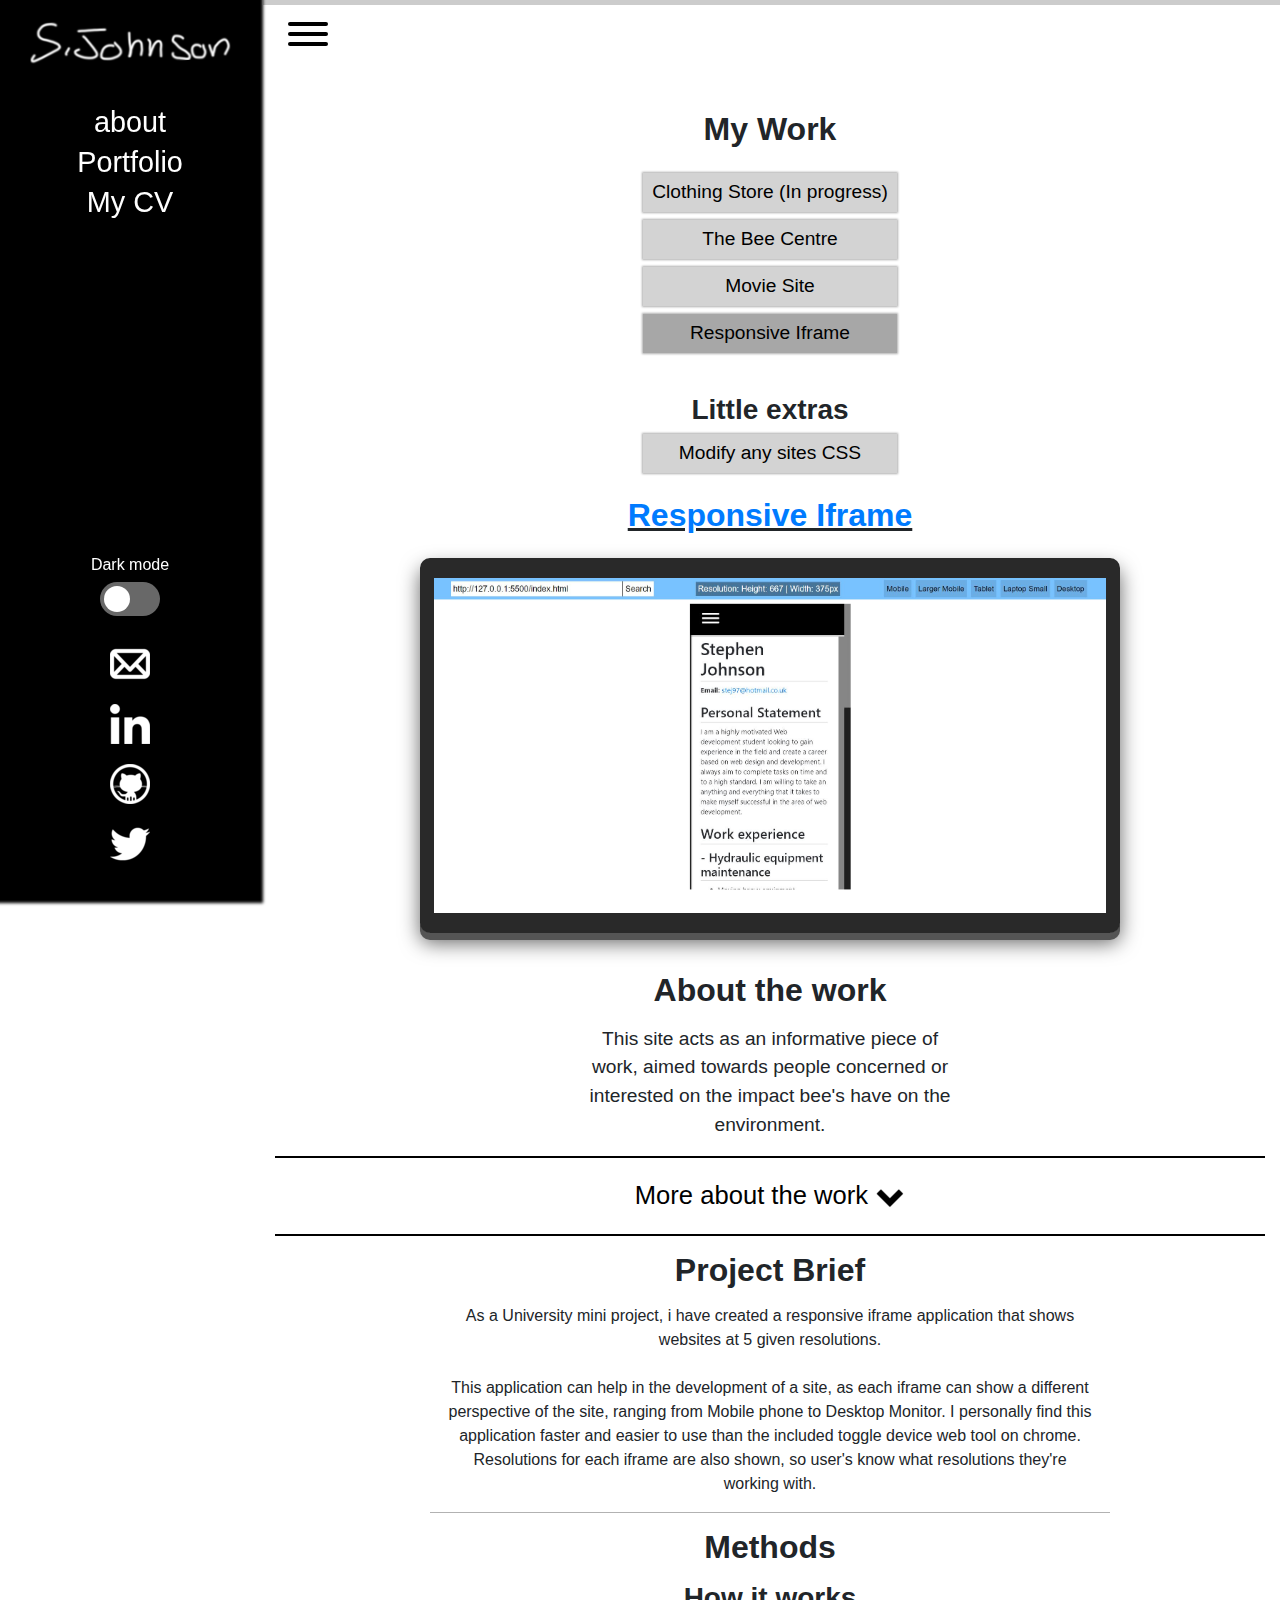
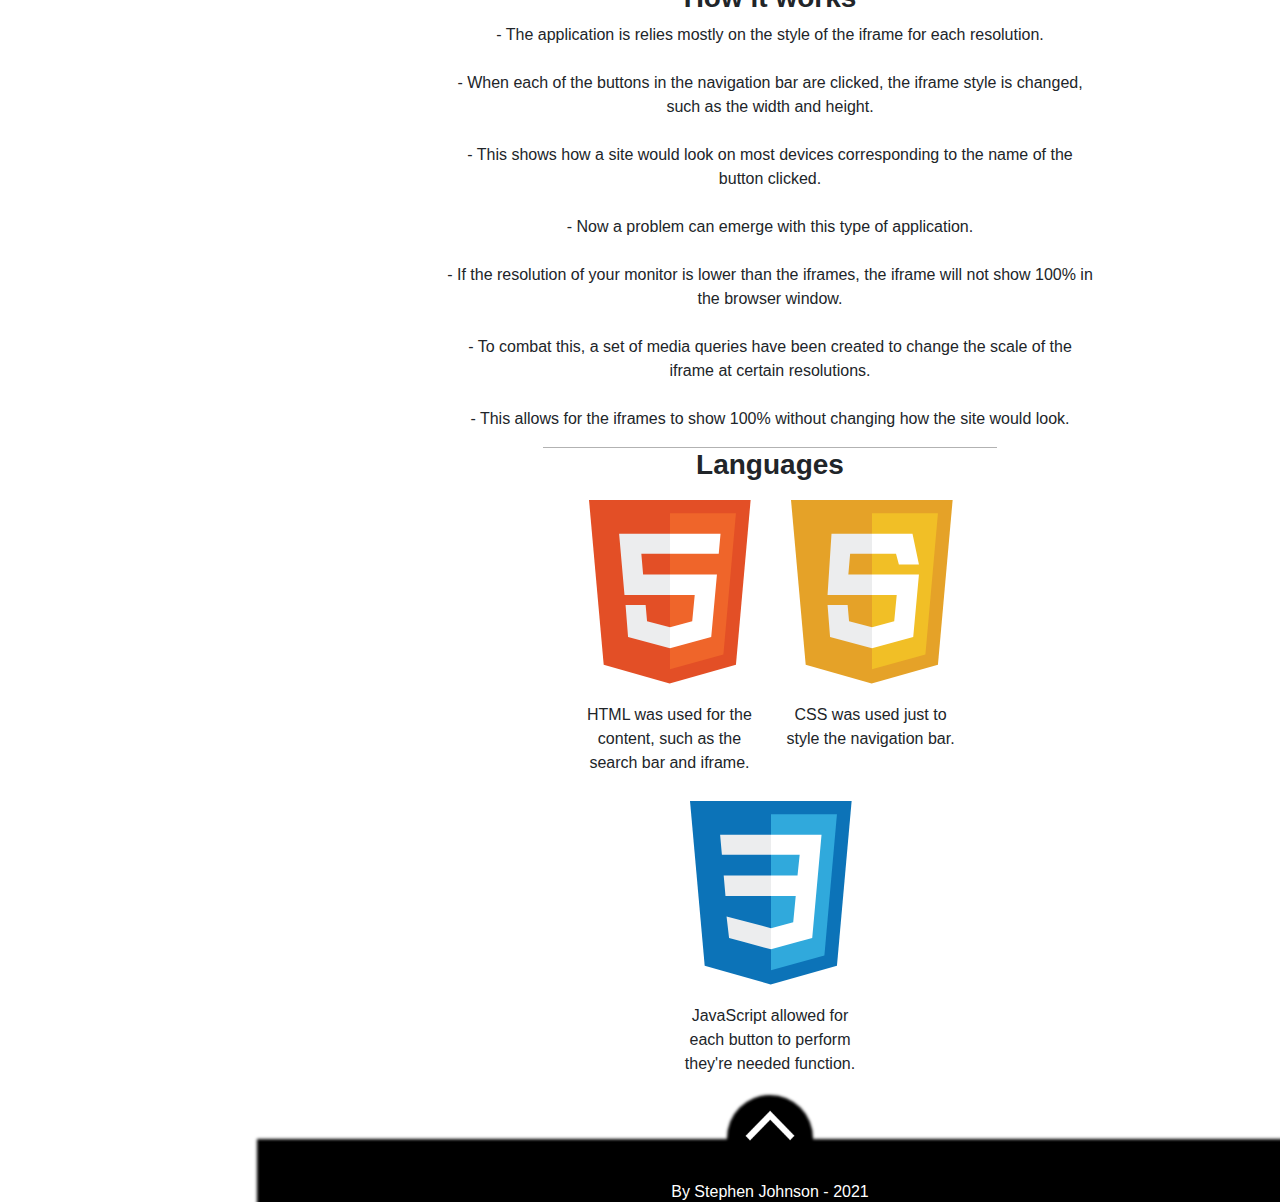
<file: Portfolio pages/Iframe/index.html>
<!DOCTYPE html>
<html lang="en">
  <head>
    <meta charset="UTF-8" />
    <meta name="viewport" content="width=device-width, initial-scale=1.0" />
    <link
      rel="stylesheet"
      href="https://maxcdn.bootstrapcdn.com/bootstrap/4.0.0/css/bootstrap.min.css"
      integrity="sha384-Gn5384xqQ1aoWXA+058RXPxPg6fy4IWvTNh0E263XmFcJlSAwiGgFAW/dAiS6JXm"
      crossorigin="anonymous"
    />
    <script
      src="https://code.jquery.com/jquery-3.2.1.slim.min.js"
      integrity="sha384-KJ3o2DKtIkvYIK3UENzmM7KCkRr/rE9/Qpg6aAZGJwFDMVNA/GpGFF93hXpG5KkN"
      crossorigin="anonymous"
    ></script>
    <script
      src="https://cdnjs.cloudflare.com/ajax/libs/popper.js/1.12.9/umd/popper.min.js"
      integrity="sha384-ApNbgh9B+Y1QKtv3Rn7W3mgPxhU9K/ScQsAP7hUibX39j7fakFPskvXusvfa0b4Q"
      crossorigin="anonymous"
    ></script>
    <script
      src="https://maxcdn.bootstrapcdn.com/bootstrap/4.0.0/js/bootstrap.min.js"
      integrity="sha384-JZR6Spejh4U02d8jOt6vLEHfe/JQGiRRSQQxSfFWpi1MquVdAyjUar5+76PVCmYl"
      crossorigin="anonymous"
    ></script>
    <link
      href="https://fonts.googleapis.com/css2?family=Short+Stack&display=swap"
      rel="stylesheet"
    />
    <!-- Navbar hamburger icon CSS -->
    <link href="/hamburgers-master/dist/hamburgers.css" rel="stylesheet" />

    <!-- Animate CSS link -->
    <link rel="stylesheet" href="/animate.min.css" />
    <!-- Main page CSS -->
    <link rel="stylesheet" href="style.css" />
    <!-- All pages CSS -->
    <link rel="stylesheet" href="/shared.css" />
    <title>S.Johnson - Portfolio</title>
  </head>

  <body>
    <!-- Content wrapper -->
    <div id="wrapper">
      <!-- Sidebar -->
      <div id="sidebar-wrapper">
        <ul class="sidebar-nav">
          <!-- Main logo -->
          <div class="sidebar-logo">
            <a href="/index.html"
              ><img src="/Images/signature.png" alt="signature"
            /></a>
          </div>
          <!-- Main nav links -->
          <li><a href="/index.html">about</a></li>
          <li><a href="#">Portfolio</a></li>
          <li><a href="/CV Page/index.html">My CV</a></li>
        </ul>
        <!-- Bottom navigation social links -->
        <div class="sidebar-nav-social">
          <!-- Dark mode toggle -->
          <p>Dark mode</p>
          <label class="switch" id="dark-mode-toggle">
            <!-- Dark mode toggle function -->
            <input onclick="darkMode()" type="checkbox" />
            <span class="slider round"></span>
          </label>
          <!-- Main social links list -->
          <ul class="sidebar-nav-social__items">
            <!-- Email link -->
            <li>
              <a href="mailto:stej97@hotmail.co.uk" target="__blank"
                ><img src="/Images/mail-xxl.png" alt="E-Mail"
              /></a>
            </li>
            <!-- Linkedin link -->
            <li>
              <a
                href="https://www.linkedin.com/in/stephen-johnson-504437180/"
                target="__blank"
                ><img src="/Images/linkedin-xxl.png" alt="Linked-in"
              /></a>
            </li>
            <!-- GitHub link -->
            <li>
              <a href="https://github.com/SteJ97" target="__blank"
                ><img
                  src="/Images/github-11-xxl.png"
                  alt="GitHub"
                  title="My GitHub!"
              /></a>
            </li>
            <!-- Twitter link -->
            <li>
              <a href="https://twitter.com/SteJ97twit" target="__blank"
                ><img src="/Images/twitter-xxl.png" alt="Twitter"
              /></a>
            </li>
          </ul>
        </div>
      </div>

      <!-- Main Content -->
      <div id="content-wrapper">
        <div class="container-fluid">
          <!-- Page progress bar -->
          <div class="header">
            <div class="progress-container">
              <div class="progress-bar" id="myBar"></div>
            </div>
          </div>
          <!-- First row -->
          <div class="row row-1">
            <div class="col-12">
              <!-- Sidebar toggle button -->
              <header>
                <a href="#" class="btn" id="menu-toggle">
                  <button
                    name="hamburger"
                    class="hamburger hamburger--collapse"
                    type="button"
                  >
                    <span class="hamburger-box">
                      <span class="hamburger-inner"></span>
                    </span>
                  </button>
                </a>
              </header>
              <!-- Work links -->
              <div class="work">
                <div class="work-list">
                  <ul>
                    <h2>My Work</h2>
                    <li><a href="/Portfolio pages/Clothing Store/index.html">Clothing Store (In progress)</a></li>
                    <li>
                      <a href="/Portfolio pages/Bee-centre/index.html"
                        >The Bee Centre</a
                      >
                    </li>
                    <li>
                      <a href="/Portfolio pages/Movie-Site/index.html"
                        >Movie Site</a
                      >
                    </li>
                    <li>
                      <a
                        class="active"
                        href="/Portfolio pages/Iframe/index.html"
                        >Responsive Iframe</a
                      >
                    </li>
                    <div class="work-extras">
                      <h3>Little extras</h3>
                      <li>
                        <a href="/Portfolio pages/Modify-any-site-css"
                          >Modify any sites CSS</a
                        >
                      </li>
                    </div>
                  </ul>
                </div>

                <!-- Centre row iframe wrapper -->
                <div id="work-iframe-wrapper">
                  <!-- Iframe link -->
                  <h2>
                    <a
                      href="https://happy-lamport-fe5e6e.netlify.app"
                      target="_blank"
                      >Responsive Iframe</a
                    >
                  </h2>
                  <!-- Main iframe container -->
                  <div class="work-iframe">
                    <img src="/Images/iframe-site.jpg" alt="iframe-site" />
                  </div>
                </div>
                <!-- Right side about work -->
                <div class="work-about">
                  <h2>About the work</h2>
                  <p>
                    This site acts as an informative piece of work, aimed
                    towards people concerned or interested on the impact bee's
                    have on the environment.
                  </p>
                </div>
              </div>

              <!-- Second row link -->
              <div class="work-more-about">
                <a href="#work-more"
                  >More about the work
                  <img src="/Images/downarrow.png" alt="down-arrow"
                /></a>
              </div>
            </div>
          </div>
          <div class="all-row--container">
            <!-- Second row -->
            <div class="row row-2 justify-content-center">
              <div class="col-xl-8 no-border" id="work-more">
                <!-- Work brief text -->
                <div class="work-more">
                  <h2>Project Brief</h2>
                  <div class="work-more-intro">
                    <p>
                      As a University mini project, i have created a responsive
                      iframe application that shows websites at 5 given
                      resolutions.
                      <br /><br />
                      This application can help in the development of a site, as
                      each iframe can show a different perspective of the site,
                      ranging from Mobile phone to Desktop Monitor. I personally
                      find this application faster and easier to use than the
                      included toggle device web tool on chrome. Resolutions for
                      each iframe are also shown, so user's know what
                      resolutions they're working with.
                    </p>
                  </div>
                </div>
              </div>
            </div>
            <!-- Third row -->
            <div class="row row-3 justify-content-center">
              <div class="col-xl-8">
                <!-- Work methods -->
                <div class="work-more__methods">
                  <h2>Methods</h2>
                  <!-- How the work works -->
                  <div class="work-more__methods-text">
                    <h3>How it works</h3>
                    <p>
                      - The application is relies mostly on the style of the
                      iframe for each resolution.
                      <br /><br />- When each of the buttons in the navigation
                      bar are clicked, the iframe style is changed, such as the
                      width and height. <br /><br />- This shows how a site
                      would look on most devices corresponding to the name of
                      the button clicked. <br /><br />- Now a problem can emerge
                      with this type of application. <br /><br />- If the
                      resolution of your monitor is lower than the iframes, the
                      iframe will not show 100% in the browser window.
                      <br /><br />- To combat this, a set of media queries have
                      been created to change the scale of the iframe at certain
                      resolutions. <br /><br />- This allows for the iframes to
                      show 100% without changing how the site would look.
                    </p>
                  </div>
                </div>

                <div class="row row-4 justify-content-center">
                  <div class="col-xl-8">
                    <!-- Work languages used -->
                    <h3>Languages</h3>
                    <!-- Code language logo SVG's container -->
                    <div class="code-logos">
                      <!-- HTML logo SVG -->
                      <div class="code-logos__logo">
                        <div class="code-logos__logo-1">
                          <svg viewBox="0 0 452 520">
                            <title>HTML5 Logo Badge</title>
                            <path
                              fill="RGB(227,79,38)"
                              d="M 41,460 L 0,0 451,0 410,460 225,512"
                            />
                            <path
                              fill="RGB(239,101,42)"
                              d="M 226,472 L 375,431 410,37 226,37"
                            />
                            <path
                              fill="RGB(236,237,238)"
                              d="M 226,208 L 151,208 146,150 226,150 226,94 84,94 99,265
            226,265 z M 226,355 L162,338 158,293 102,293 109,382 226,414 z"
                            />
                            <path
                              fill="RGB(255,255,255)"
                              d="M 226,265 L 295,265 288,338 226,355 226,414 341,382 357,208
              226,208 z M 226,94 L226,150 362,150 367,94 z"
                            />
                          </svg>
                        </div>
                        <p>
                          HTML was used for the content, such as the search bar
                          and iframe.
                        </p>
                      </div>
                      <!-- Javascript logo SVG -->
                      <div class="code-logos__logo">
                        <div class="code-logos__logo-2">
                          <svg viewBox="0 0 452 520">
                            <title>Javascript Logo Badge</title>
                            <path
                              fill="RGB(229,162,40)"
                              d="M 0,0 L 451,0 410,460 225,512
                41,460"
                            />
                            <path
                              fill="RGB(241,191,38)"
                              d="M 226,472 L375,431 410,37
                  226,37"
                            />
                            <path
                              fill="RGB(236,237,238)"
                              d="M 226,94 L 113,94 102,265 226,265 226,208 160,208 165,150
                    226,150 z M 226,355 L 162,338 158,293 102,293 109,382 226,414
                    z"
                            />
                            <path
                              fill="RGB(255,255,255)"
                              d="M 226,265 L 295,265 288,338 226,355 226,414 341,382
                      357,208 226,208 z M 226,94 L 339,94 357,180 301,180 293,150
                      226,150 z"
                            />
                          </svg>
                        </div>
                        <p>CSS was used just to style the navigation bar.</p>
                      </div>
                      <!-- CSS logo SVG -->
                      <div class="code-logos__logo">
                        <div class="code-logos__logo-3">
                          <svg viewBox="0 0 452 520">
                            <title>CSS3 Logo Badge</title>
                            <path
                              fill="RGB(12,115,184)"
                              d="M 41,460 L 0,0 451,0 410,460
                        225,512"
                            />
                            <path
                              fill="RGB(48,169,220)"
                              d="M 226,472 L 375,431 410,37
                          226,37"
                            />
                            <path
                              fill="RGB(236,237,238)"
                              d="M 226,208 L 94,208 99,265 226,265 z M 226,94 L 84,94
                            89,150 226,150 z M 226,355 L 102,322 109,382 226,414 z"
                            />
                            <path
                              fill="RGB(255,255,255)"
                              d="M 226,265 L 295,265 288,338 226,355 226,414 341,382
                              367,94 226,94 226,150 306,150 300,208 226,208 z"
                            />
                          </svg>
                        </div>
                        <p>
                          JavaScript allowed for each button to perform they're
                          needed function.
                        </p>
                      </div>
                    </div>
                  </div>
                </div>
              </div>
            </div>
          </div>
        </div>
        <footer>
          <!-- Scroll to top footer link -->
          <div class="to-top">
            <a href="#wrapper"
              ><img
                class="animated tada infinite slow"
                src="/Images/up-arrow.png"
                alt="up-arrow"
                title="Back to top"
            /></a>
          </div>
          <!-- Footer site author info -->
          <p>By Stephen Johnson - 2021</p>
        </footer>
      </div>
    </div>
    <!-- Whole page Javascript link -->
    <script src="/Javascript.js"></script>
  </body>
</html>
</file>
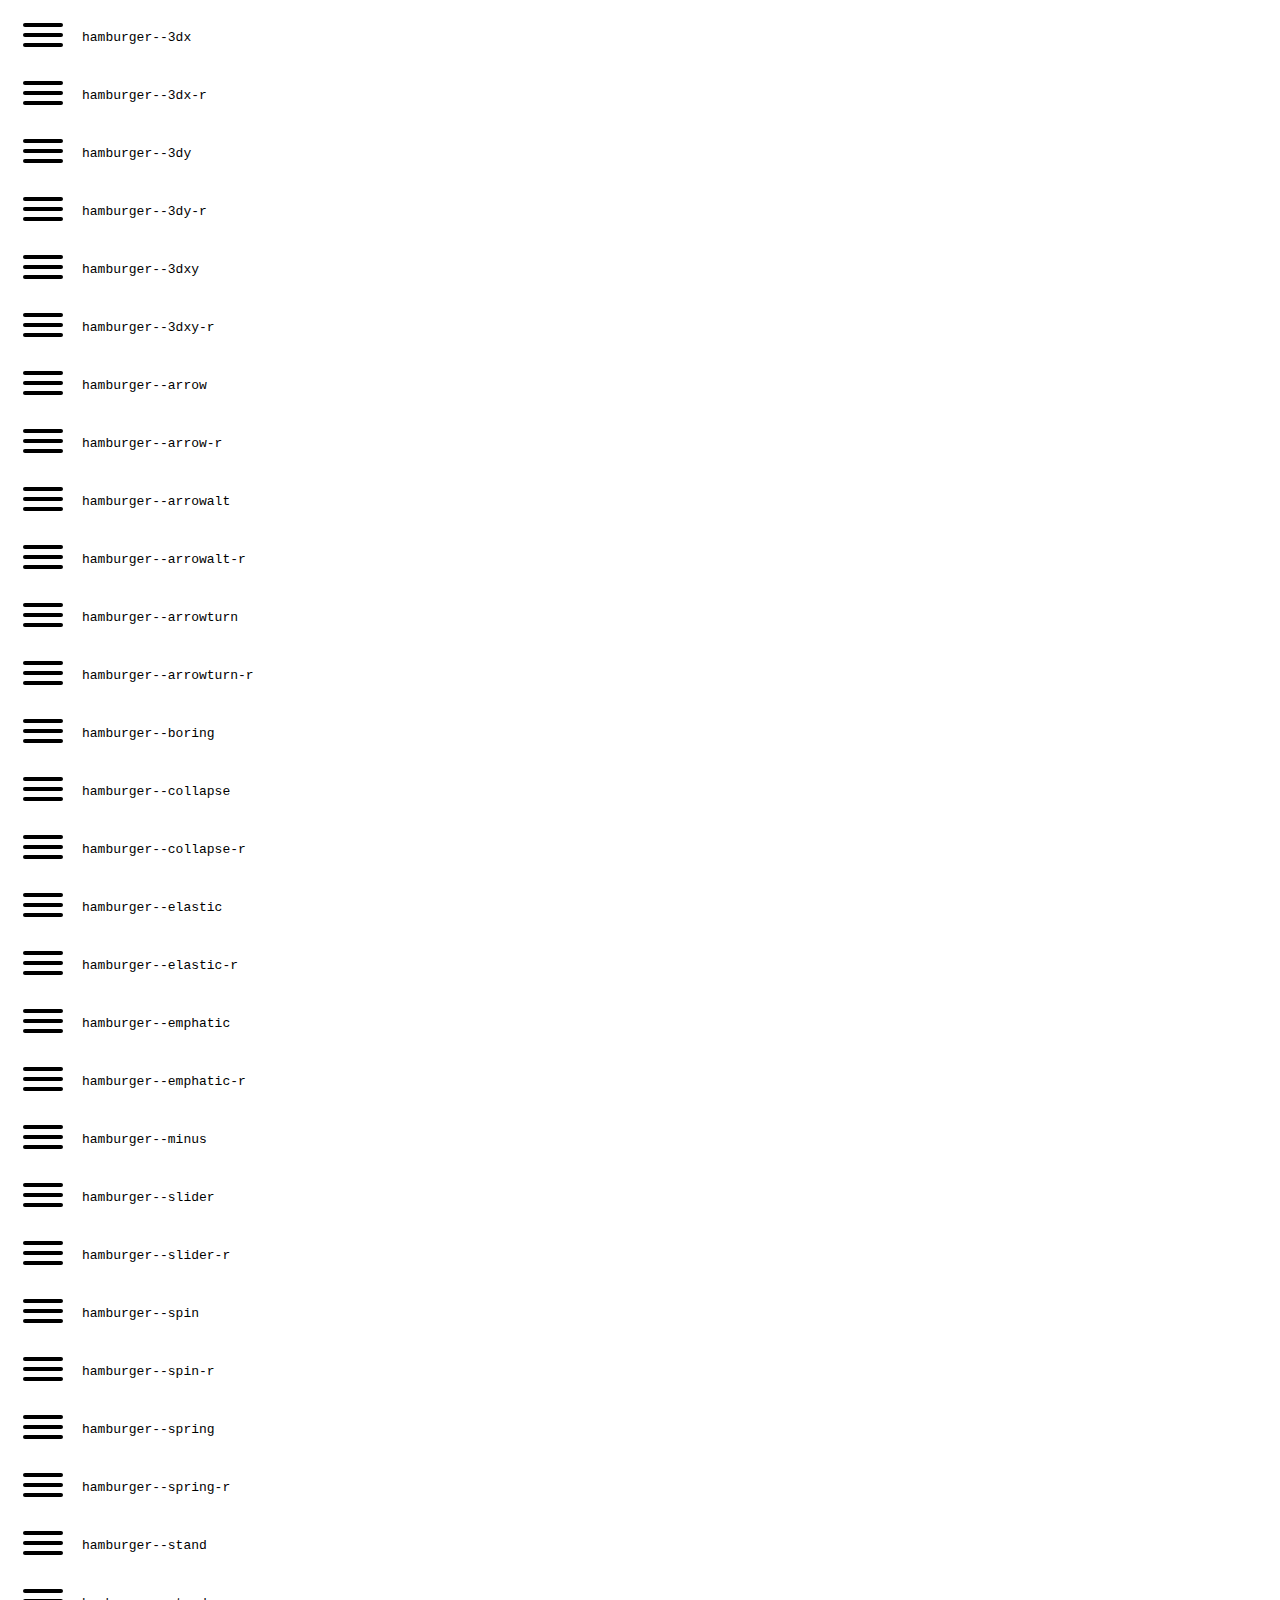
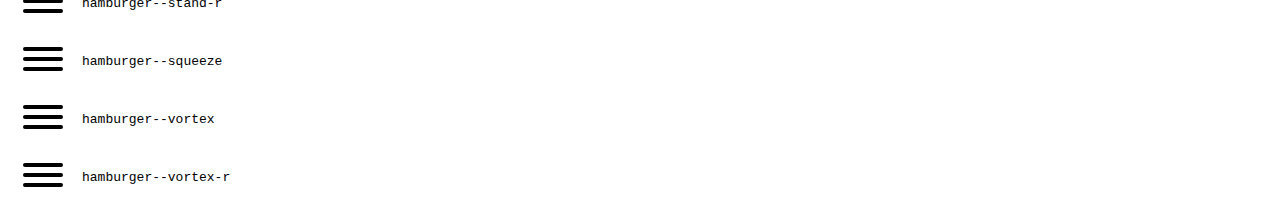
<file: hamburgers-master/dist/example.html>
<!DOCTYPE html>
<html lang="en">
<head>
  <meta charset="UTF-8">
  <title>Hamburgers by Jonathan Suh</title>
  <link rel="stylesheet" href="hamburgers.css">
  <style>
    code {
      display: inline-block;
    }

    code,
    .hamburger {
      vertical-align: middle;
    }
  </style>
</head>
<body>
  <div class="hamburger hamburger--3dx">
    <div class="hamburger-box">
      <div class="hamburger-inner"></div>
    </div>
  </div>
  <code>hamburger--3dx</code>

  <br>

  <div class="hamburger hamburger--3dx-r">
    <div class="hamburger-box">
      <div class="hamburger-inner"></div>
    </div>
  </div>
  <code>hamburger--3dx-r</code>

  <br>

  <div class="hamburger hamburger--3dy">
    <div class="hamburger-box">
      <div class="hamburger-inner"></div>
    </div>
  </div>
  <code>hamburger--3dy</code>

  <br>

  <div class="hamburger hamburger--3dy-r">
    <div class="hamburger-box">
      <div class="hamburger-inner"></div>
    </div>
  </div>
  <code>hamburger--3dy-r</code>

  <br>

  <div class="hamburger hamburger--3dxy">
    <div class="hamburger-box">
      <div class="hamburger-inner"></div>
    </div>
  </div>
  <code>hamburger--3dxy</code>

  <br>

  <div class="hamburger hamburger--3dxy-r">
    <div class="hamburger-box">
      <div class="hamburger-inner"></div>
    </div>
  </div>
  <code>hamburger--3dxy-r</code>

  <br>

  <div class="hamburger hamburger--arrow">
    <div class="hamburger-box">
      <div class="hamburger-inner"></div>
    </div>
  </div>
  <code>hamburger--arrow</code>

  <br>

  <div class="hamburger hamburger--arrow-r">
    <div class="hamburger-box">
      <div class="hamburger-inner"></div>
    </div>
  </div>
  <code>hamburger--arrow-r</code>

  <br>

  <div class="hamburger hamburger--arrowalt">
    <div class="hamburger-box">
      <div class="hamburger-inner"></div>
    </div>
  </div>
  <code>hamburger--arrowalt</code>

  <br>

  <div class="hamburger hamburger--arrowalt-r">
    <div class="hamburger-box">
      <div class="hamburger-inner"></div>
    </div>
  </div>
  <code>hamburger--arrowalt-r</code>

  <br>

  <div class="hamburger hamburger--arrowturn">
    <div class="hamburger-box">
      <div class="hamburger-inner"></div>
    </div>
  </div>
  <code>hamburger--arrowturn</code>

  <br>

  <div class="hamburger hamburger--arrowturn-r">
    <div class="hamburger-box">
      <div class="hamburger-inner"></div>
    </div>
  </div>
  <code>hamburger--arrowturn-r</code>

  <br>

  <div class="hamburger hamburger--boring">
    <div class="hamburger-box">
      <div class="hamburger-inner"></div>
    </div>
  </div>
  <code>hamburger--boring</code>

  <br>

  <div class="hamburger hamburger--collapse">
    <div class="hamburger-box">
      <div class="hamburger-inner"></div>
    </div>
  </div>
  <code>hamburger--collapse</code>

  <br>

  <div class="hamburger hamburger--collapse-r">
    <div class="hamburger-box">
      <div class="hamburger-inner"></div>
    </div>
  </div>
  <code>hamburger--collapse-r</code>

  <br>

  <div class="hamburger hamburger--elastic">
    <div class="hamburger-box">
      <div class="hamburger-inner"></div>
    </div>
  </div>
  <code>hamburger--elastic</code>

  <br>

  <div class="hamburger hamburger--elastic-r">
    <div class="hamburger-box">
      <div class="hamburger-inner"></div>
    </div>
  </div>
  <code>hamburger--elastic-r</code>

  <br>

  <div class="hamburger hamburger--emphatic">
    <div class="hamburger-box">
      <div class="hamburger-inner"></div>
    </div>
  </div>
  <code>hamburger--emphatic</code>

  <br>

  <div class="hamburger hamburger--emphatic-r">
    <div class="hamburger-box">
      <div class="hamburger-inner"></div>
    </div>
  </div>
  <code>hamburger--emphatic-r</code>

  <br>

  <div class="hamburger hamburger--minus">
    <div class="hamburger-box">
      <div class="hamburger-inner"></div>
    </div>
  </div>
  <code>hamburger--minus</code>

  <br>

  <div class="hamburger hamburger--slider">
    <div class="hamburger-box">
      <div class="hamburger-inner"></div>
    </div>
  </div>
  <code>hamburger--slider</code>

  <br>

  <div class="hamburger hamburger--slider-r">
    <div class="hamburger-box">
      <div class="hamburger-inner"></div>
    </div>
  </div>
  <code>hamburger--slider-r</code>

  <br>

  <div class="hamburger hamburger--spin">
    <div class="hamburger-box">
      <div class="hamburger-inner"></div>
    </div>
  </div>
  <code>hamburger--spin</code>

  <br>

  <div class="hamburger hamburger--spin-r">
    <div class="hamburger-box">
      <div class="hamburger-inner"></div>
    </div>
  </div>
  <code>hamburger--spin-r</code>

  <br>

  <div class="hamburger hamburger--spring">
    <div class="hamburger-box">
      <div class="hamburger-inner"></div>
    </div>
  </div>
  <code>hamburger--spring</code>

  <br>

  <div class="hamburger hamburger--spring-r">
    <div class="hamburger-box">
      <div class="hamburger-inner"></div>
    </div>
  </div>
  <code>hamburger--spring-r</code>

  <br>

  <div class="hamburger hamburger--stand">
    <div class="hamburger-box">
      <div class="hamburger-inner"></div>
    </div>
  </div>
  <code>hamburger--stand</code>

  <br>

  <div class="hamburger hamburger--stand-r">
    <div class="hamburger-box">
      <div class="hamburger-inner"></div>
    </div>
  </div>
  <code>hamburger--stand-r</code>

  <br>

  <div class="hamburger hamburger--squeeze">
    <div class="hamburger-box">
      <div class="hamburger-inner"></div>
    </div>
  </div>
  <code>hamburger--squeeze</code>

  <br>

  <div class="hamburger hamburger--vortex">
    <div class="hamburger-box">
      <div class="hamburger-inner"></div>
    </div>
  </div>
  <code>hamburger--vortex</code>

  <br>

  <div class="hamburger hamburger--vortex-r">
    <div class="hamburger-box">
      <div class="hamburger-inner"></div>
    </div>
  </div>
  <code>hamburger--vortex-r</code>

  <script>
  /**
   * forEach implementation for Objects/NodeLists/Arrays, automatic type loops and context options
   *
   * @private
   * @author Todd Motto
   * @link https://github.com/toddmotto/foreach
   * @param {Array|Object|NodeList} collection - Collection of items to iterate, could be an Array, Object or NodeList
   * @callback requestCallback      callback   - Callback function for each iteration.
   * @param {Array|Object|NodeList} scope=null - Object/NodeList/Array that forEach is iterating over, to use as the this value when executing callback.
   * @returns {}
   */
    var forEach=function(t,o,r){if("[object Object]"===Object.prototype.toString.call(t))for(var c in t)Object.prototype.hasOwnProperty.call(t,c)&&o.call(r,t[c],c,t);else for(var e=0,l=t.length;l>e;e++)o.call(r,t[e],e,t)};

    var hamburgers = document.querySelectorAll(".hamburger");
    if (hamburgers.length > 0) {
      forEach(hamburgers, function(hamburger) {
        hamburger.addEventListener("click", function() {
          this.classList.toggle("is-active");
        }, false);
      });
    }
  </script>
</body>
</html>
</file>
<file: style.css>
.row-1,
.row-2 {
  box-shadow: black 0px 5px 5px -5px;
}

/* About me CSS block */

.about-me {
  display: flex;
  justify-content: space-evenly;
  flex-wrap: wrap;
  margin: auto;
  font-family: "Short Stack", cursive;
  font-weight: bold;
  font-size: 1.2rem;
  margin-top: 80px;
}

.about-me h2 {
  border-bottom: solid black 2px;
  width: 175px;
  margin-bottom: 20px;
}

.about-me__text {
  max-width: 400px;
  padding-bottom: 80px;
}

.about-me__pic {
  width: 220px;
  align-self: flex-end;
  padding-bottom: 80px;
}

.about-me__pic img {
  width: 100%;
  box-shadow: #4b4b4b 0px 5px 10px 0px;
  border-radius: 5px;
}

/* Journey CSS block */

.about-me-2,
.journey {
  display: flex;
  align-items: center;
  justify-content: center;
  flex-direction: column;
  padding: 80px 0;
  text-align: center;
  font-family: "Short Stack", cursive;
  font-weight: bold;
  font-size: 1.2rem;
}

.journey-pic {
  display: flex;
  flex-direction: column;
  justify-content: center;
  align-items: center;
  max-width: 750px;
  margin-bottom: 50px;
  box-shadow: 0px 2px 4px 1px;
}

.journey-pic__thumbtack {
  width: 50px;
  max-width: 5%;
  position: absolute;
  top: 120px;
}

.journey-pic__thumbtack img {
  width: 100%;
}

.journey-pic__map img {
  width: 100%;
}

footer {
  display: flex;
  justify-content: center;
  width: 100%;
  height: 60px;
  background-color: black;
  box-shadow: black 0px 0px 3px 3px;
}
</file>
<file: shared.css>
body {
  margin: 0;
}

h2 {
  font-weight:700;   
}

h3 {
  font-weight: 600;
}

h4 {
  font-weight: 500;
}

h5 {
  font-weight: 400;
}

h2 {
  margin: 15px 0;
}

.all-row--container {
  max-width: 1600px;
  margin: auto;
  text-align: center;
}

.col-xl-8 {
  border-top: solid rgb(0, 0, 0, 0.3) 0.5px;
}

.no-border {
  border: 0px!important;
}

/* img zoon in and out */

.img-zoom {
  cursor: zoom-in;
  transition: -webkit-transform 0.1s ease;
}

.img-zoom:focus {
  cursor: pointer;
  -webkit-transform: scale(1.3);
  -ms-transform: scale(1.3);
  box-shadow: black 0 0 2px 1px;
}

/* Progress bar */

.header {
  position: fixed;
  top: 0;
  z-index: 1;
  width: 100%;
  background-color: #f1f1f1;
  margin-left: -12px;
}

/* The progress container (grey background) */
.progress-container {
  width: 100%;
  height: 5px;
  background: #ccc;
}

/* The progress bar (scroll indicator) */
.progress-bar {
  height: 5px;
  background: red;
  width: 0%;
}

/* Progress bar end */

.dark-mode {
  background-color: rgba(0, 0, 0, 0.85);
  color: white;
}

.h2 {
  border-bottom: solid white 1px !important;
}

.box-shadow {
  box-shadow: white 0px 3px 3px -3px !important;
}

.active-sidebar-link {
  text-decoration: underline;
}

/* Sidebar */

#sidebar-wrapper {
  z-index: 2;
  position: fixed;
  width: 260px;
  height: 100%;
  overflow: hidden;
  background: black;
  display: flex;
  flex-direction: column;
  align-items: center;
  transition: 0.3s;
  box-shadow: black 0px 0px 3px 3px;
  text-align: center;
}

.sidebar-logo {
  display: flex;
  align-items: center;
  justify-content: center;
  width: 200px;
  margin-top: 20px;
  margin-bottom: 40px;
  transform: rotate(-2deg);
}

.sidebar-logo img {
  width: 100%;
}

/* Content */
#content-wrapper {
  overflow-x: hidden;
  width: 100%;
  position: absolute;
  padding-top: 15px;
  padding-left: 260px;
  transition: 0.3s;
}

header {
  margin: -15px;
  position: fixed;
  width: 100%;
  z-index: 1;
}

.about-me,
.work,
.row-3,
.CV {
  animation: fadeInLeft;
  animation-duration: 1s;
}

.row-2 {
  animation: fadeInRight;
  animation-duration: 1s;
}

#menu-toggle {
  transition: 0.3s;
}

.hamburger {
  outline: 0 !important;
}

#dark-mode-toggle {
  padding: 5px;
}

/* The switch - the box around the slider */
.switch {
  position: relative;
  display: inline-block;
  width: 60px;
  height: 34px;
}

/* Hide default HTML checkbox */
.switch input {
  opacity: 0;
  width: 0;
  height: 0;
}

/* The slider */
.slider {
  position: absolute;
  cursor: pointer;
  top: 0;
  left: 0;
  right: 0;
  bottom: 0;
  background-color: #686868;
  -webkit-transition: 0.4s;
  transition: 0.4s;
}

.slider:before {
  position: absolute;
  content: "";
  height: 26px;
  width: 26px;
  left: 4px;
  bottom: 4px;
  background-color: white;
  -webkit-transition: 0.4s;
  transition: 0.4s;
}

input:checked+.slider {
  background-color: #8d8d8d;
}

input:focus+.slider {
  box-shadow: 0 0 1px #5a5a5a;
}

input:checked+.slider:before {
  -webkit-transform: translateX(26px);
  -ms-transform: translateX(26px);
  transform: translateX(26px);
}

/* Rounded sliders */
.slider.round {
  border-radius: 34px;
}

.slider.round:before {
  border-radius: 50%;
}

/* Sidebar width change to displayed */

#wrapper.menuDisplayed #sidebar-wrapper {
  width: 0px;
}

#wrapper.menuDisplayed #content-wrapper {
  padding-left: 0px;
}

/* Sidebar styling */

#sidebar-wrapper {
  display: flex;
  flex-direction: column;
  justify-content: space-between;
  align-items: center;
}

#sidebar-wrapper p {
  color: white;
  margin: 0;
  margin-bottom: 5px;
}

.sidebar-nav {
  text-align: center;
  padding: 0;
  list-style: none;
  color: white;
}

.sidebar-nav li {
  line-height: 40px;
  font-size: 1.8rem;
  transition: 0.2s;
}

.sidebar-nav li:first-child {
  font-family: "Short Stack", cursive;
}

.sidebar-nav li a {
  color: #fff;
  text-decoration: none;
  display: inline-block;
  position: relative;
}

.sidebar-nav li a:after {
  background: none repeat scroll 0 0 transparent;
  bottom: 0;
  content: "";
  display: block;
  height: 2px;
  left: 50%;
  position: absolute;
  background: #fff;
  transition: width 0.3s ease 0s, left 0.3s ease 0s;
  width: 0;
}

.sidebar-nav li a:hover:after {
  width: 100%;
  left: 0;
}

.sidebar-nav-social {
  display: flex;
  flex-direction: column;
  justify-content: center;
  align-items: center;
}

.sidebar-nav-social p {
  white-space: nowrap;
}

.sidebar-nav-social__items {
  padding: 0;
  list-style: none;
  width: 40px;
}

.sidebar-nav-social__items li {
  margin: 20px 0;
}

.sidebar-nav-social__items img {
  width: 100%;
}

.fade {
  opacity: 1;
}

/* Portfolio work section */

.work {
  min-height: 780px;
}

.work-list ul {
  text-align: center;
  list-style: none;
  align-self: flex-end;
  margin: 0 auto;
}

.work-list li {
  margin: 8px 0;
  width: 100%;
}

.work-list li a {
  display: inline-block;
  padding: 5px;
  width: 100%;
  margin-right: 8px;
  color: black;
  text-decoration: none;
  background-color: #d3d3d3;
  box-shadow: #afafaf 0px 0px 2px 1px;
}

.work-list li a:hover {
  background-color: #a7a7a7;
}

.work-list li a.active {
  background-color: #a7a7a7;
}

.work-extras {
  margin-top: 40px;
}

/* Footer style */

footer {
  display: flex;
  justify-content: center;
  width: 100%;
  height: 60px;
  margin-top: 50px;
  background-color: black;
  box-shadow: black 0px 0px 3px 3px;
}

footer p {
  
}

.to-top {
  border-radius: 40px 40px 0 0;
  position: absolute;
  bottom: 30px;
  width: 80px;
  padding: 12px;
  background-color: black;
  text-align: center;
  box-shadow: black 0px 0px 3px 3px;
  z-index: 1;
}

.to-top a {
  display: inline-block;
  height: 50px;
}

.to-top img {
  width: 90%;
}

footer p {
  line-height: 100px;
  color: white;
  z-index: 1;
}

@media (max-width: 927px) {
  #content-wrapper {
    padding-left: 0px;
  }

  #sidebar-wrapper {
    width: 0px;
  }

  #wrapper.menuDisplayed #sidebar-wrapper {
    width: 260px;
  }

  #wrapper.menuDisplayed #menu-toggle {
    padding-left: 250px;
  }

  .about-me {
    margin-top: 120px;
  }

  .header {
    top: 72px;
  }

  header {
    background-color: black;
  }

  .hamburger-inner,
  .hamburger-inner:after,
  .hamburger-inner:before {
    background-color: white !important;
  }
}

::-webkit-scrollbar {
  background-color: #1f1f1f;
}

::-webkit-scrollbar-thumb {
  background-color: #868686;
}

::-webkit-scrollbar-thumb:hover {
  background-color: #adadad;
}
</file>
<file: CV Page/style.css>
.CV {
  margin: 70px auto;
  max-width: 820px;
  padding: 10px;
  box-shadow: 0 0 3px 1px;
  background: url(https://images.unsplash.com/photo-1601662528567-526cd06f6582?ixid=MnwxMjA3fDB8MHxwaG90by1wYWdlfHx8fGVufDB8fHx8&ixlib=rb-1.2.1&auto=format&fit=crop&w=1858&q=80);
}

.download-btn {
  background-color: green;
  border: none;
  color: white;
  padding: 12px 30px;
  cursor: pointer;  
  margin-left: -10px;
  border-radius: 0 0 5px 0;
}

.download-btn:hover {
  opacity: 80%;
  color: white;
  text-decoration: none;
}

/* Headings CSS block */

h1,
h2 {
  padding: 5px;
  padding-left: 0px;
  border-bottom: solid rgba(0, 0, 0, 0.2) 1px;
}

.work_experience {
  padding-bottom: 16px;
}
</file>
<file: Portfolio pages/Bee-centre/style.css>
/* Work section CSS block */

.work {
  display: flex;
  justify-content: space-evenly;
  flex-wrap: wrap;
  font-size: 1.2rem;
  margin-top: 80px;
  padding-bottom: 10px;
}

.work-list {
  width: 32%;
  height: 200px;
  display: flex;
  flex-direction: column;
  align-items: center;
  padding-right: 50px;
  max-width: 380px;
  border-right: solid rgba(0, 0, 0, 0.2) 1px;
}

.work-list h2 {
  padding-bottom: 5px;
  margin-bottom: 20px;
}

/* h2 with anchor tag will display link indicator image */

h2 a[href*="http"] {
  background: url("https://mdn.mozillademos.org/files/12982/external-link-52.png") no-repeat 100% 50%;
  background-size: 16px 16px;
  padding: 0 20px;
}

/* Phone iframe */

#work-iframe-wrapper {
  text-align: center;
  width: 32%;
}

#work-iframe-wrapper h2 {
  text-decoration: underline;
  font-weight: bold;
}

.work-iframe {
  width: 340px;
  height: 650px;
  border: 40px solid #292929;
  border-width: 50px 14px;
  border-radius: 40px;
  margin: 23.5px auto;
  overflow: hidden;
  transition: all 0.5s ease;
  box-shadow: 0px 3px 0 #555555, 0px 4px 0 #555555, 0px 5px 0 #555555,
    0px 7px 0 #555555, 0px 10px 20px #666;
}

.work-iframe iframe {
  border: 0;
  width: 100%;
  height: 100%;
}

/* About work CSS block */

.work-about {
  width: 32%;
  height: 200px;
  max-width: 380px;
  text-align: center;
  padding-left: 30px;
  border-left: solid rgba(0, 0, 0, 0.2) 1px;
}

.work-more-about {
  display: flex;
  justify-content: center;
  align-items: center;
  height: 80px;
  border: solid black;
  border-width: 2px 0 2px 0;

}

.work-more-about a {
  color: black;
  text-decoration: none;
  font-size: 1.6rem;
}

.work-more-about img {
  width: 30px;
}

.work-more,
.work-more__methods {
  text-align: center;

}

.work-gallery {
  box-shadow: 0 0 3px 1px #5a5a5a;
  margin: auto;
}

.work-more__methods {
  text-align: center;
}

.work-more__methods h2 {
  text-decoration: underline;
}

/* Methodology section CSS block */

.methodology {
  display: flex;
  justify-content: center;
  
}

.methodology ul {
  display: flex;
  flex-wrap: wrap;
  padding: 0;
  max-width: 1000px;
}

.methodology-requirements,
.methodology-analysis,
.methodology-design,
.methodology-code,
.methodology-testing {
  padding: 20px 0;
  display: flex;
  align-items: center;
  justify-content: center;
  flex-wrap: wrap;
  box-shadow: -10px 10px 5px -100px #757575;
}

.methodology-requirements {
  padding-top: 0;
}

.methodology-requirements h4,
.methodology-analysis h4,
.methodology-design h4,
.methodology-code h4,
.methodology-testing h4 {
  border-radius: 5px;
  color: white;
  display: inline-block;
  padding: 10px;
  margin: 20px;
  width: 150px;
}

.methodology-requirements {
  border: solid;
  border-width: 0 0 3px 3px;
  border-image-source: linear-gradient(to right,
      white 1%,
      blue 60%,
      orange 100%);
  border-image-slice: 50;
}

.methodology-analysis {
  border: solid;
  border-width: 0 3px 3px 0;
  border-image-source: linear-gradient(to left, orange 70%, green 100%);
  border-image-slice: 5;
}

.methodology-design {
  border: solid;
  border-width: 0 0 3px 3px;
  border-image-source: linear-gradient(to right, green 70%, red 100%);
  border-image-slice: 5;
}

.methodology-code {
  border: solid;
  border-width: 0 3px 3px 0;
  border-image-source: linear-gradient(to left, red 70%, purple 100%);
  border-image-slice: 5;
}

.methodology-testing {
  border: solid;
  border-width: 0 0 3px 3px;
  border-image-source: linear-gradient(to right, purple 70%, white 100%);
  border-image-slice: 5;
}

.methodology-requirements h4 {
  background-color: blue;
}

.methodology-analysis h4 {
  background-color: orange;
}

.methodology-design h4 {
  background-color: green;
}

.methodology-code h4 {
  background-color: red;
}

.methodology-testing h4 {
  background-color: purple;
}

/* Coding language logo CSS block */

.code-logos {
  display: flex;
  justify-content: space-evenly;
  flex-wrap: wrap;
}

.code-logos__logo {
  width: 180px;
}

.code-logos__logo svg {
  width: 90%;  
}

/* Media queries */

@media (max-width: 1430px) {
  .work {
    flex-direction: column;
    justify-content: center;
    align-items: center;
  }

  .work-list ul {
    padding: 0;
    align-self: center;
  }

  .work,
  .work-list,
  .work-about,
  #work-iframe-wrapper {
    width: 100%;
    height: auto;
    padding: 0;
    border: 0;
  }
}

@media (max-width: 900px) {
  #work-iframe-wrapper {
    transform: scale(0.8, 0.8);
  }

  .work-list {
    margin-bottom: -70px;
  }

  .work-about {
    margin-top: -60px;
  }
}

@media (max-width: 390px) {
  #work-iframe-wrapper {
    transform: scale(0.7, 0.7);
  }

  .work-list {
    margin-bottom: -100px;
  }

  .work-about {
    margin-top: -90px;
  }
}
</file>
<file: Portfolio pages/Clothing Store/style.css>
/* Work section CSS block */

.work {
  display: flex;
  justify-content: space-evenly;
  flex-wrap: wrap;
  font-size: 1.2rem;
  margin-top: 80px;
  padding-bottom: 10px;
}

.work-list {
  width: 32%;
  height: 200px;
  display: flex;
  flex-direction: column;
  align-items: center;
  padding-right: 50px;
  max-width: 380px;
  border-right: solid rgba(0, 0, 0, 0.2) 1px;
}

.work-list h2 {
  padding-bottom: 5px;
  margin-bottom: 20px;
}

/* h2 with anchor tag will display link indicator image */

h2 a[href*="http"] {
  background: url("https://mdn.mozillademos.org/files/12982/external-link-52.png") no-repeat 100% 50%;
  background-size: 16px 16px;
  padding: 0 20px;
}

/* Phone iframe */

#work-iframe-wrapper {
  text-align: center;
  width: 32%;
}

#work-iframe-wrapper h2 {
  text-decoration: underline;
  font-weight: bold;
}

.work-iframe {
  max-width: 700px;  
  margin: 23.5px auto;    
}

.work-iframe img {
  border: 0;
  width: 100%;
  height: 100%;
}

/* About work CSS block */

.work-about {
  width: 32%;
  height: 200px;
  max-width: 380px;
  text-align: center;
  padding-left: 30px;
  border-left: solid rgba(0, 0, 0, 0.2) 1px;
}

.work-more-about {
  display: flex;
  justify-content: center;
  align-items: center;
  height: 80px;
  border: solid black;
  border-width: 2px 0 2px 0;

}

.work-more-about a {
  color: black;
  text-decoration: none;
  font-size: 1.6rem;
}

.work-more-about img {
  width: 30px;
}

.work-more,
.work-more__methods {
  text-align: center;

}

.work-gallery {
  box-shadow: 0 0 3px 1px #5a5a5a;
  margin: auto;
}

.work-more__methods {
  text-align: center;
}

.work-more__methods h2 {
  text-decoration: underline;
}

.showcase-img {
  max-width: 700px;
  margin: auto;
  margin-bottom: 15px;
}

.showcase-img img {
  width: 100%;
}

/* Methodology section CSS block */

.methodology {
  display: flex;
  justify-content: center;

}

.methodology ul {
  display: flex;
  flex-wrap: wrap;
  padding: 0;
  max-width: 1000px;
}

.methodology-requirements,
.methodology-analysis,
.methodology-design,
.methodology-code,
.methodology-testing {
  padding: 20px 0;
  display: flex;
  align-items: center;
  justify-content: center;
  flex-wrap: wrap;
  box-shadow: -10px 10px 5px -100px #757575;
}

.methodology-requirements {
  padding-top: 0;
}

.methodology-requirements h4,
.methodology-analysis h4,
.methodology-design h4,
.methodology-code h4,
.methodology-testing h4 {
  border-radius: 5px;
  color: white;
  display: inline-block;
  padding: 10px;
  margin: 20px;
  width: 150px;
}

.methodology-requirements {
  border: solid;
  border-width: 0 0 3px 3px;
  border-image-source: linear-gradient(to right,
      white 1%,
      blue 60%,
      orange 100%);
  border-image-slice: 50;
}

.methodology-analysis {
  border: solid;
  border-width: 0 3px 3px 0;
  border-image-source: linear-gradient(to left, orange 70%, green 100%);
  border-image-slice: 5;
}

.methodology-design {
  border: solid;
  border-width: 0 0 3px 3px;
  border-image-source: linear-gradient(to right, green 70%, red 100%);
  border-image-slice: 5;
}

.methodology-testing {
  border: solid;
  border-width: 0 3px 3px 0;
  border-image-source: linear-gradient(to left, red 70%, purple 100%);
  border-image-slice: 5;
}

.methodology-requirements h4 {
  background-color: blue;
}

.methodology-analysis h4 {
  background-color: orange;
}

.methodology-design h4 {
  background-color: green;
}

.methodology-testing h4 {
  background-color: red;
}

/* Coding language logo CSS block */

.code-logos {
  display: flex;
  justify-content: space-evenly;
  flex-wrap: wrap;
}

.code-logos__logo {
  width: 180px;
}

.code-logos__logo svg {
  width: 90%;
}

/* Flow diagram */

.flow-diagram {
  max-width: 700px;
  margin: auto;  
  margin-bottom: 15px;
}

.flow-diagram img {
  width: 100%;
  margin-right: -55px;
}

/* Wiframes */

.wireframe {
  max-width: 700px;      
  margin: auto;
  margin-bottom: 15px;
}

.wireframe img {
  width: 100%;
}


/* Product showcase */

.product {
  max-width: 700px;
  margin: auto;
}

.product img {
  width: 100%;
  margin-bottom: 15px;
}

/* Media queries */

@media (max-width: 1430px) {
  .work {
    flex-direction: column;
    justify-content: center;
    align-items: center;
  }

  .work-list ul {
    padding: 0;
    align-self: center;
  }

  .work,
  .work-list,
  .work-about,
  #work-iframe-wrapper {
    width: 100%;
    height: auto;
    padding: 0;
    border: 0;
  }
}

@media (max-width: 900px) {
  #work-iframe-wrapper {
    transform: scale(0.8, 0.8);
  }

  .work-list {
    margin-bottom: -70px;
  }

  .work-about {
    margin-top: -60px;
  }
}

@media (max-width: 390px) {
  #work-iframe-wrapper {
    transform: scale(0.7, 0.7);
  }

  .work-list {
    margin-bottom: -100px;
  }

  .work-about {
    margin-top: -90px;
  }
}
</file>
<file: Portfolio pages/Iframe/style.css>
/* Work section CSS block */

.work {
  display: flex;
  justify-content: space-evenly;
  flex-wrap: wrap;
  font-size: 1.2rem;
  margin-top: 80px;
  padding-bottom: 10px;
}

.work-list {
  width: 32%;
  height: 200px;
  display: flex;
  flex-direction: column;
  align-items: center;
  padding-right: 50px;
  max-width: 380px;
  border-right: solid rgba(0, 0, 0, 0.2) 1px;
}

.work-list h2 {
  padding-bottom: 5px;
  margin-bottom: 20px;
}

/* h2 with anchor tag will display link indicator image */

h2 a[href*="http"] {
  background: url("https://mdn.mozillademos.org/files/12982/external-link-52.png") no-repeat 100% 50%;
  background-size: 16px 16px;
  padding: 0 20px;
}

/* Phone iframe */

#work-iframe-wrapper {
  text-align: center;
  width: 32%;
}

#work-iframe-wrapper h2 {
  text-decoration: underline;
  font-weight: bold;
}

.work-iframe {
  max-width: 700px;
  border: 40px solid #292929;
  border-width: 20px 14px;
  border-radius: 10px;
  margin: 23.5px auto;
  overflow: hidden;
  transition: all 0.5s ease;
  box-shadow: 0px 3px 0 #555555, 0px 4px 0 #555555, 0px 5px 0 #555555,
    0px 7px 0 #555555, 0px 10px 20px #666;
}

.work-iframe img {
  border: 0;
  width: 100%;
  height: 100%;
}

/* About work CSS block */

.work-about {
  width: 32%;
  height: 200px;
  max-width: 380px;
  text-align: center;
  padding-left: 30px;
  border-left: solid rgba(0, 0, 0, 0.2) 1px;
}

.work-more-about {
  display: flex;
  justify-content: center;
  align-items: center;
  height: 80px;
  border: solid black;
  border-width: 2px 0 2px 0;

}

.work-more-about a {
  color: black;
  text-decoration: none;
  font-size: 1.6rem;
}

.work-more-about img {
  width: 30px;
}

.work-more,
.work-more__methods {
  text-align: center;

}

/* Coding language logo CSS block */

.code-logos {
  display: flex;
  justify-content: space-evenly;
  flex-wrap: wrap;
}

.code-logos__logo {
  width: 180px;
}

.code-logos__logo svg {
  width: 90%;
  margin: 10px;
}

/* Media queries */

@media (max-width: 1430px) {
  .work {
    flex-direction: column;
    justify-content: center;
    align-items: center;
  }

  .work-list ul {
    padding: 0;
    align-self: center;
  }

  .work,
  .work-list,
  .work-about,
  #work-iframe-wrapper {
    width: 100%;
    height: auto;
    padding: 0;
    border: 0;
  }
}

@media (max-width: 900px) {
  #work-iframe-wrapper {
    transform: scale(0.8, 0.8);
  }
}

@media (max-width: 390px) {
  #work-iframe-wrapper {
    transform: scale(0.7, 0.7);
  }
}
</file>
<file: hamburgers-master/dist/hamburgers.css>
/*!
 * Hamburgers
 * @description Tasty CSS-animated hamburgers
 * @author Jonathan Suh @jonsuh
 * @site https://jonsuh.com/hamburgers
 * @link https://github.com/jonsuh/hamburgers
 */
.hamburger {
  padding: 15px 15px;
  display: inline-block;
  cursor: pointer;
  transition-property: opacity, filter;
  transition-duration: 0.15s;
  transition-timing-function: linear;
  font: inherit;
  color: inherit;
  text-transform: none;
  background-color: transparent;
  border: 0;
  margin: 0;
  overflow: visible; }
  .hamburger:hover {
    opacity: 0.7; }
  .hamburger.is-active:hover {
    opacity: 0.7; }
  .hamburger.is-active .hamburger-inner,
  .hamburger.is-active .hamburger-inner::before,
  .hamburger.is-active .hamburger-inner::after {
    background-color: #000; }

.hamburger-box {
  width: 40px;
  height: 24px;
  display: inline-block;
  position: relative; }

.hamburger-inner {
  display: block;
  top: 50%;
  margin-top: -2px; }
  .hamburger-inner, .hamburger-inner::before, .hamburger-inner::after {
    width: 40px;
    height: 4px;
    background-color: #000;
    border-radius: 4px;
    position: absolute;
    transition-property: transform;
    transition-duration: 0.15s;
    transition-timing-function: ease; }
  .hamburger-inner::before, .hamburger-inner::after {
    content: "";
    display: block; }
  .hamburger-inner::before {
    top: -10px; }
  .hamburger-inner::after {
    bottom: -10px; }

/*
   * 3DX
   */
.hamburger--3dx .hamburger-box {
  perspective: 80px; }

.hamburger--3dx .hamburger-inner {
  transition: transform 0.15s cubic-bezier(0.645, 0.045, 0.355, 1), background-color 0s 0.1s cubic-bezier(0.645, 0.045, 0.355, 1); }
  .hamburger--3dx .hamburger-inner::before, .hamburger--3dx .hamburger-inner::after {
    transition: transform 0s 0.1s cubic-bezier(0.645, 0.045, 0.355, 1); }

.hamburger--3dx.is-active .hamburger-inner {
  background-color: transparent !important;
  transform: rotateY(180deg); }
  .hamburger--3dx.is-active .hamburger-inner::before {
    transform: translate3d(0, 10px, 0) rotate(45deg); }
  .hamburger--3dx.is-active .hamburger-inner::after {
    transform: translate3d(0, -10px, 0) rotate(-45deg); }

/*
   * 3DX Reverse
   */
.hamburger--3dx-r .hamburger-box {
  perspective: 80px; }

.hamburger--3dx-r .hamburger-inner {
  transition: transform 0.15s cubic-bezier(0.645, 0.045, 0.355, 1), background-color 0s 0.1s cubic-bezier(0.645, 0.045, 0.355, 1); }
  .hamburger--3dx-r .hamburger-inner::before, .hamburger--3dx-r .hamburger-inner::after {
    transition: transform 0s 0.1s cubic-bezier(0.645, 0.045, 0.355, 1); }

.hamburger--3dx-r.is-active .hamburger-inner {
  background-color: transparent !important;
  transform: rotateY(-180deg); }
  .hamburger--3dx-r.is-active .hamburger-inner::before {
    transform: translate3d(0, 10px, 0) rotate(45deg); }
  .hamburger--3dx-r.is-active .hamburger-inner::after {
    transform: translate3d(0, -10px, 0) rotate(-45deg); }

/*
   * 3DY
   */
.hamburger--3dy .hamburger-box {
  perspective: 80px; }

.hamburger--3dy .hamburger-inner {
  transition: transform 0.15s cubic-bezier(0.645, 0.045, 0.355, 1), background-color 0s 0.1s cubic-bezier(0.645, 0.045, 0.355, 1); }
  .hamburger--3dy .hamburger-inner::before, .hamburger--3dy .hamburger-inner::after {
    transition: transform 0s 0.1s cubic-bezier(0.645, 0.045, 0.355, 1); }

.hamburger--3dy.is-active .hamburger-inner {
  background-color: transparent !important;
  transform: rotateX(-180deg); }
  .hamburger--3dy.is-active .hamburger-inner::before {
    transform: translate3d(0, 10px, 0) rotate(45deg); }
  .hamburger--3dy.is-active .hamburger-inner::after {
    transform: translate3d(0, -10px, 0) rotate(-45deg); }

/*
   * 3DY Reverse
   */
.hamburger--3dy-r .hamburger-box {
  perspective: 80px; }

.hamburger--3dy-r .hamburger-inner {
  transition: transform 0.15s cubic-bezier(0.645, 0.045, 0.355, 1), background-color 0s 0.1s cubic-bezier(0.645, 0.045, 0.355, 1); }
  .hamburger--3dy-r .hamburger-inner::before, .hamburger--3dy-r .hamburger-inner::after {
    transition: transform 0s 0.1s cubic-bezier(0.645, 0.045, 0.355, 1); }

.hamburger--3dy-r.is-active .hamburger-inner {
  background-color: transparent !important;
  transform: rotateX(180deg); }
  .hamburger--3dy-r.is-active .hamburger-inner::before {
    transform: translate3d(0, 10px, 0) rotate(45deg); }
  .hamburger--3dy-r.is-active .hamburger-inner::after {
    transform: translate3d(0, -10px, 0) rotate(-45deg); }

/*
   * 3DXY
   */
.hamburger--3dxy .hamburger-box {
  perspective: 80px; }

.hamburger--3dxy .hamburger-inner {
  transition: transform 0.15s cubic-bezier(0.645, 0.045, 0.355, 1), background-color 0s 0.1s cubic-bezier(0.645, 0.045, 0.355, 1); }
  .hamburger--3dxy .hamburger-inner::before, .hamburger--3dxy .hamburger-inner::after {
    transition: transform 0s 0.1s cubic-bezier(0.645, 0.045, 0.355, 1); }

.hamburger--3dxy.is-active .hamburger-inner {
  background-color: transparent !important;
  transform: rotateX(180deg) rotateY(180deg); }
  .hamburger--3dxy.is-active .hamburger-inner::before {
    transform: translate3d(0, 10px, 0) rotate(45deg); }
  .hamburger--3dxy.is-active .hamburger-inner::after {
    transform: translate3d(0, -10px, 0) rotate(-45deg); }

/*
   * 3DXY Reverse
   */
.hamburger--3dxy-r .hamburger-box {
  perspective: 80px; }

.hamburger--3dxy-r .hamburger-inner {
  transition: transform 0.15s cubic-bezier(0.645, 0.045, 0.355, 1), background-color 0s 0.1s cubic-bezier(0.645, 0.045, 0.355, 1); }
  .hamburger--3dxy-r .hamburger-inner::before, .hamburger--3dxy-r .hamburger-inner::after {
    transition: transform 0s 0.1s cubic-bezier(0.645, 0.045, 0.355, 1); }

.hamburger--3dxy-r.is-active .hamburger-inner {
  background-color: transparent !important;
  transform: rotateX(180deg) rotateY(180deg) rotateZ(-180deg); }
  .hamburger--3dxy-r.is-active .hamburger-inner::before {
    transform: translate3d(0, 10px, 0) rotate(45deg); }
  .hamburger--3dxy-r.is-active .hamburger-inner::after {
    transform: translate3d(0, -10px, 0) rotate(-45deg); }

/*
   * Arrow
   */
.hamburger--arrow.is-active .hamburger-inner::before {
  transform: translate3d(-8px, 0, 0) rotate(-45deg) scale(0.7, 1); }

.hamburger--arrow.is-active .hamburger-inner::after {
  transform: translate3d(-8px, 0, 0) rotate(45deg) scale(0.7, 1); }

/*
   * Arrow Right
   */
.hamburger--arrow-r.is-active .hamburger-inner::before {
  transform: translate3d(8px, 0, 0) rotate(45deg) scale(0.7, 1); }

.hamburger--arrow-r.is-active .hamburger-inner::after {
  transform: translate3d(8px, 0, 0) rotate(-45deg) scale(0.7, 1); }

/*
   * Arrow Alt
   */
.hamburger--arrowalt .hamburger-inner::before {
  transition: top 0.1s 0.1s ease, transform 0.1s cubic-bezier(0.165, 0.84, 0.44, 1); }

.hamburger--arrowalt .hamburger-inner::after {
  transition: bottom 0.1s 0.1s ease, transform 0.1s cubic-bezier(0.165, 0.84, 0.44, 1); }

.hamburger--arrowalt.is-active .hamburger-inner::before {
  top: 0;
  transform: translate3d(-8px, -10px, 0) rotate(-45deg) scale(0.7, 1);
  transition: top 0.1s ease, transform 0.1s 0.1s cubic-bezier(0.895, 0.03, 0.685, 0.22); }

.hamburger--arrowalt.is-active .hamburger-inner::after {
  bottom: 0;
  transform: translate3d(-8px, 10px, 0) rotate(45deg) scale(0.7, 1);
  transition: bottom 0.1s ease, transform 0.1s 0.1s cubic-bezier(0.895, 0.03, 0.685, 0.22); }

/*
   * Arrow Alt Right
   */
.hamburger--arrowalt-r .hamburger-inner::before {
  transition: top 0.1s 0.1s ease, transform 0.1s cubic-bezier(0.165, 0.84, 0.44, 1); }

.hamburger--arrowalt-r .hamburger-inner::after {
  transition: bottom 0.1s 0.1s ease, transform 0.1s cubic-bezier(0.165, 0.84, 0.44, 1); }

.hamburger--arrowalt-r.is-active .hamburger-inner::before {
  top: 0;
  transform: translate3d(8px, -10px, 0) rotate(45deg) scale(0.7, 1);
  transition: top 0.1s ease, transform 0.1s 0.1s cubic-bezier(0.895, 0.03, 0.685, 0.22); }

.hamburger--arrowalt-r.is-active .hamburger-inner::after {
  bottom: 0;
  transform: translate3d(8px, 10px, 0) rotate(-45deg) scale(0.7, 1);
  transition: bottom 0.1s ease, transform 0.1s 0.1s cubic-bezier(0.895, 0.03, 0.685, 0.22); }

/*
   * Arrow Turn
   */
.hamburger--arrowturn.is-active .hamburger-inner {
  transform: rotate(-180deg); }
  .hamburger--arrowturn.is-active .hamburger-inner::before {
    transform: translate3d(8px, 0, 0) rotate(45deg) scale(0.7, 1); }
  .hamburger--arrowturn.is-active .hamburger-inner::after {
    transform: translate3d(8px, 0, 0) rotate(-45deg) scale(0.7, 1); }

/*
   * Arrow Turn Right
   */
.hamburger--arrowturn-r.is-active .hamburger-inner {
  transform: rotate(-180deg); }
  .hamburger--arrowturn-r.is-active .hamburger-inner::before {
    transform: translate3d(-8px, 0, 0) rotate(-45deg) scale(0.7, 1); }
  .hamburger--arrowturn-r.is-active .hamburger-inner::after {
    transform: translate3d(-8px, 0, 0) rotate(45deg) scale(0.7, 1); }

/*
   * Boring
   */
.hamburger--boring .hamburger-inner, .hamburger--boring .hamburger-inner::before, .hamburger--boring .hamburger-inner::after {
  transition-property: none; }

.hamburger--boring.is-active .hamburger-inner {
  transform: rotate(45deg); }
  .hamburger--boring.is-active .hamburger-inner::before {
    top: 0;
    opacity: 0; }
  .hamburger--boring.is-active .hamburger-inner::after {
    bottom: 0;
    transform: rotate(-90deg); }

/*
   * Collapse
   */
.hamburger--collapse .hamburger-inner {
  top: auto;
  bottom: 0;
  transition-duration: 0.13s;
  transition-delay: 0.13s;
  transition-timing-function: cubic-bezier(0.55, 0.055, 0.675, 0.19); }
  .hamburger--collapse .hamburger-inner::after {
    top: -20px;
    transition: top 0.2s 0.2s cubic-bezier(0.33333, 0.66667, 0.66667, 1), opacity 0.1s linear; }
  .hamburger--collapse .hamburger-inner::before {
    transition: top 0.12s 0.2s cubic-bezier(0.33333, 0.66667, 0.66667, 1), transform 0.13s cubic-bezier(0.55, 0.055, 0.675, 0.19); }

.hamburger--collapse.is-active .hamburger-inner {
  transform: translate3d(0, -10px, 0) rotate(-45deg);
  transition-delay: 0.22s;
  transition-timing-function: cubic-bezier(0.215, 0.61, 0.355, 1); }
  .hamburger--collapse.is-active .hamburger-inner::after {
    top: 0;
    opacity: 0;
    transition: top 0.2s cubic-bezier(0.33333, 0, 0.66667, 0.33333), opacity 0.1s 0.22s linear; }
  .hamburger--collapse.is-active .hamburger-inner::before {
    top: 0;
    transform: rotate(-90deg);
    transition: top 0.1s 0.16s cubic-bezier(0.33333, 0, 0.66667, 0.33333), transform 0.13s 0.25s cubic-bezier(0.215, 0.61, 0.355, 1); }

/*
   * Collapse Reverse
   */
.hamburger--collapse-r .hamburger-inner {
  top: auto;
  bottom: 0;
  transition-duration: 0.13s;
  transition-delay: 0.13s;
  transition-timing-function: cubic-bezier(0.55, 0.055, 0.675, 0.19); }
  .hamburger--collapse-r .hamburger-inner::after {
    top: -20px;
    transition: top 0.2s 0.2s cubic-bezier(0.33333, 0.66667, 0.66667, 1), opacity 0.1s linear; }
  .hamburger--collapse-r .hamburger-inner::before {
    transition: top 0.12s 0.2s cubic-bezier(0.33333, 0.66667, 0.66667, 1), transform 0.13s cubic-bezier(0.55, 0.055, 0.675, 0.19); }

.hamburger--collapse-r.is-active .hamburger-inner {
  transform: translate3d(0, -10px, 0) rotate(45deg);
  transition-delay: 0.22s;
  transition-timing-function: cubic-bezier(0.215, 0.61, 0.355, 1); }
  .hamburger--collapse-r.is-active .hamburger-inner::after {
    top: 0;
    opacity: 0;
    transition: top 0.2s cubic-bezier(0.33333, 0, 0.66667, 0.33333), opacity 0.1s 0.22s linear; }
  .hamburger--collapse-r.is-active .hamburger-inner::before {
    top: 0;
    transform: rotate(90deg);
    transition: top 0.1s 0.16s cubic-bezier(0.33333, 0, 0.66667, 0.33333), transform 0.13s 0.25s cubic-bezier(0.215, 0.61, 0.355, 1); }

/*
   * Elastic
   */
.hamburger--elastic .hamburger-inner {
  top: 2px;
  transition-duration: 0.275s;
  transition-timing-function: cubic-bezier(0.68, -0.55, 0.265, 1.55); }
  .hamburger--elastic .hamburger-inner::before {
    top: 10px;
    transition: opacity 0.125s 0.275s ease; }
  .hamburger--elastic .hamburger-inner::after {
    top: 20px;
    transition: transform 0.275s cubic-bezier(0.68, -0.55, 0.265, 1.55); }

.hamburger--elastic.is-active .hamburger-inner {
  transform: translate3d(0, 10px, 0) rotate(135deg);
  transition-delay: 0.075s; }
  .hamburger--elastic.is-active .hamburger-inner::before {
    transition-delay: 0s;
    opacity: 0; }
  .hamburger--elastic.is-active .hamburger-inner::after {
    transform: translate3d(0, -20px, 0) rotate(-270deg);
    transition-delay: 0.075s; }

/*
   * Elastic Reverse
   */
.hamburger--elastic-r .hamburger-inner {
  top: 2px;
  transition-duration: 0.275s;
  transition-timing-function: cubic-bezier(0.68, -0.55, 0.265, 1.55); }
  .hamburger--elastic-r .hamburger-inner::before {
    top: 10px;
    transition: opacity 0.125s 0.275s ease; }
  .hamburger--elastic-r .hamburger-inner::after {
    top: 20px;
    transition: transform 0.275s cubic-bezier(0.68, -0.55, 0.265, 1.55); }

.hamburger--elastic-r.is-active .hamburger-inner {
  transform: translate3d(0, 10px, 0) rotate(-135deg);
  transition-delay: 0.075s; }
  .hamburger--elastic-r.is-active .hamburger-inner::before {
    transition-delay: 0s;
    opacity: 0; }
  .hamburger--elastic-r.is-active .hamburger-inner::after {
    transform: translate3d(0, -20px, 0) rotate(270deg);
    transition-delay: 0.075s; }

/*
   * Emphatic
   */
.hamburger--emphatic {
  overflow: hidden; }
  .hamburger--emphatic .hamburger-inner {
    transition: background-color 0.125s 0.175s ease-in; }
    .hamburger--emphatic .hamburger-inner::before {
      left: 0;
      transition: transform 0.125s cubic-bezier(0.6, 0.04, 0.98, 0.335), top 0.05s 0.125s linear, left 0.125s 0.175s ease-in; }
    .hamburger--emphatic .hamburger-inner::after {
      top: 10px;
      right: 0;
      transition: transform 0.125s cubic-bezier(0.6, 0.04, 0.98, 0.335), top 0.05s 0.125s linear, right 0.125s 0.175s ease-in; }
  .hamburger--emphatic.is-active .hamburger-inner {
    transition-delay: 0s;
    transition-timing-function: ease-out;
    background-color: transparent !important; }
    .hamburger--emphatic.is-active .hamburger-inner::before {
      left: -80px;
      top: -80px;
      transform: translate3d(80px, 80px, 0) rotate(45deg);
      transition: left 0.125s ease-out, top 0.05s 0.125s linear, transform 0.125s 0.175s cubic-bezier(0.075, 0.82, 0.165, 1); }
    .hamburger--emphatic.is-active .hamburger-inner::after {
      right: -80px;
      top: -80px;
      transform: translate3d(-80px, 80px, 0) rotate(-45deg);
      transition: right 0.125s ease-out, top 0.05s 0.125s linear, transform 0.125s 0.175s cubic-bezier(0.075, 0.82, 0.165, 1); }

/*
   * Emphatic Reverse
   */
.hamburger--emphatic-r {
  overflow: hidden; }
  .hamburger--emphatic-r .hamburger-inner {
    transition: background-color 0.125s 0.175s ease-in; }
    .hamburger--emphatic-r .hamburger-inner::before {
      left: 0;
      transition: transform 0.125s cubic-bezier(0.6, 0.04, 0.98, 0.335), top 0.05s 0.125s linear, left 0.125s 0.175s ease-in; }
    .hamburger--emphatic-r .hamburger-inner::after {
      top: 10px;
      right: 0;
      transition: transform 0.125s cubic-bezier(0.6, 0.04, 0.98, 0.335), top 0.05s 0.125s linear, right 0.125s 0.175s ease-in; }
  .hamburger--emphatic-r.is-active .hamburger-inner {
    transition-delay: 0s;
    transition-timing-function: ease-out;
    background-color: transparent !important; }
    .hamburger--emphatic-r.is-active .hamburger-inner::before {
      left: -80px;
      top: 80px;
      transform: translate3d(80px, -80px, 0) rotate(-45deg);
      transition: left 0.125s ease-out, top 0.05s 0.125s linear, transform 0.125s 0.175s cubic-bezier(0.075, 0.82, 0.165, 1); }
    .hamburger--emphatic-r.is-active .hamburger-inner::after {
      right: -80px;
      top: 80px;
      transform: translate3d(-80px, -80px, 0) rotate(45deg);
      transition: right 0.125s ease-out, top 0.05s 0.125s linear, transform 0.125s 0.175s cubic-bezier(0.075, 0.82, 0.165, 1); }

/*
   * Minus
   */
.hamburger--minus .hamburger-inner::before, .hamburger--minus .hamburger-inner::after {
  transition: bottom 0.08s 0s ease-out, top 0.08s 0s ease-out, opacity 0s linear; }

.hamburger--minus.is-active .hamburger-inner::before, .hamburger--minus.is-active .hamburger-inner::after {
  opacity: 0;
  transition: bottom 0.08s ease-out, top 0.08s ease-out, opacity 0s 0.08s linear; }

.hamburger--minus.is-active .hamburger-inner::before {
  top: 0; }

.hamburger--minus.is-active .hamburger-inner::after {
  bottom: 0; }

/*
   * Slider
   */
.hamburger--slider .hamburger-inner {
  top: 2px; }
  .hamburger--slider .hamburger-inner::before {
    top: 10px;
    transition-property: transform, opacity;
    transition-timing-function: ease;
    transition-duration: 0.15s; }
  .hamburger--slider .hamburger-inner::after {
    top: 20px; }

.hamburger--slider.is-active .hamburger-inner {
  transform: translate3d(0, 10px, 0) rotate(45deg); }
  .hamburger--slider.is-active .hamburger-inner::before {
    transform: rotate(-45deg) translate3d(-5.71429px, -6px, 0);
    opacity: 0; }
  .hamburger--slider.is-active .hamburger-inner::after {
    transform: translate3d(0, -20px, 0) rotate(-90deg); }

/*
   * Slider Reverse
   */
.hamburger--slider-r .hamburger-inner {
  top: 2px; }
  .hamburger--slider-r .hamburger-inner::before {
    top: 10px;
    transition-property: transform, opacity;
    transition-timing-function: ease;
    transition-duration: 0.15s; }
  .hamburger--slider-r .hamburger-inner::after {
    top: 20px; }

.hamburger--slider-r.is-active .hamburger-inner {
  transform: translate3d(0, 10px, 0) rotate(-45deg); }
  .hamburger--slider-r.is-active .hamburger-inner::before {
    transform: rotate(45deg) translate3d(5.71429px, -6px, 0);
    opacity: 0; }
  .hamburger--slider-r.is-active .hamburger-inner::after {
    transform: translate3d(0, -20px, 0) rotate(90deg); }

/*
   * Spin
   */
.hamburger--spin .hamburger-inner {
  transition-duration: 0.22s;
  transition-timing-function: cubic-bezier(0.55, 0.055, 0.675, 0.19); }
  .hamburger--spin .hamburger-inner::before {
    transition: top 0.1s 0.25s ease-in, opacity 0.1s ease-in; }
  .hamburger--spin .hamburger-inner::after {
    transition: bottom 0.1s 0.25s ease-in, transform 0.22s cubic-bezier(0.55, 0.055, 0.675, 0.19); }

.hamburger--spin.is-active .hamburger-inner {
  transform: rotate(225deg);
  transition-delay: 0.12s;
  transition-timing-function: cubic-bezier(0.215, 0.61, 0.355, 1); }
  .hamburger--spin.is-active .hamburger-inner::before {
    top: 0;
    opacity: 0;
    transition: top 0.1s ease-out, opacity 0.1s 0.12s ease-out; }
  .hamburger--spin.is-active .hamburger-inner::after {
    bottom: 0;
    transform: rotate(-90deg);
    transition: bottom 0.1s ease-out, transform 0.22s 0.12s cubic-bezier(0.215, 0.61, 0.355, 1); }

/*
   * Spin Reverse
   */
.hamburger--spin-r .hamburger-inner {
  transition-duration: 0.22s;
  transition-timing-function: cubic-bezier(0.55, 0.055, 0.675, 0.19); }
  .hamburger--spin-r .hamburger-inner::before {
    transition: top 0.1s 0.25s ease-in, opacity 0.1s ease-in; }
  .hamburger--spin-r .hamburger-inner::after {
    transition: bottom 0.1s 0.25s ease-in, transform 0.22s cubic-bezier(0.55, 0.055, 0.675, 0.19); }

.hamburger--spin-r.is-active .hamburger-inner {
  transform: rotate(-225deg);
  transition-delay: 0.12s;
  transition-timing-function: cubic-bezier(0.215, 0.61, 0.355, 1); }
  .hamburger--spin-r.is-active .hamburger-inner::before {
    top: 0;
    opacity: 0;
    transition: top 0.1s ease-out, opacity 0.1s 0.12s ease-out; }
  .hamburger--spin-r.is-active .hamburger-inner::after {
    bottom: 0;
    transform: rotate(90deg);
    transition: bottom 0.1s ease-out, transform 0.22s 0.12s cubic-bezier(0.215, 0.61, 0.355, 1); }

/*
   * Spring
   */
.hamburger--spring .hamburger-inner {
  top: 2px;
  transition: background-color 0s 0.13s linear; }
  .hamburger--spring .hamburger-inner::before {
    top: 10px;
    transition: top 0.1s 0.2s cubic-bezier(0.33333, 0.66667, 0.66667, 1), transform 0.13s cubic-bezier(0.55, 0.055, 0.675, 0.19); }
  .hamburger--spring .hamburger-inner::after {
    top: 20px;
    transition: top 0.2s 0.2s cubic-bezier(0.33333, 0.66667, 0.66667, 1), transform 0.13s cubic-bezier(0.55, 0.055, 0.675, 0.19); }

.hamburger--spring.is-active .hamburger-inner {
  transition-delay: 0.22s;
  background-color: transparent !important; }
  .hamburger--spring.is-active .hamburger-inner::before {
    top: 0;
    transition: top 0.1s 0.15s cubic-bezier(0.33333, 0, 0.66667, 0.33333), transform 0.13s 0.22s cubic-bezier(0.215, 0.61, 0.355, 1);
    transform: translate3d(0, 10px, 0) rotate(45deg); }
  .hamburger--spring.is-active .hamburger-inner::after {
    top: 0;
    transition: top 0.2s cubic-bezier(0.33333, 0, 0.66667, 0.33333), transform 0.13s 0.22s cubic-bezier(0.215, 0.61, 0.355, 1);
    transform: translate3d(0, 10px, 0) rotate(-45deg); }

/*
   * Spring Reverse
   */
.hamburger--spring-r .hamburger-inner {
  top: auto;
  bottom: 0;
  transition-duration: 0.13s;
  transition-delay: 0s;
  transition-timing-function: cubic-bezier(0.55, 0.055, 0.675, 0.19); }
  .hamburger--spring-r .hamburger-inner::after {
    top: -20px;
    transition: top 0.2s 0.2s cubic-bezier(0.33333, 0.66667, 0.66667, 1), opacity 0s linear; }
  .hamburger--spring-r .hamburger-inner::before {
    transition: top 0.1s 0.2s cubic-bezier(0.33333, 0.66667, 0.66667, 1), transform 0.13s cubic-bezier(0.55, 0.055, 0.675, 0.19); }

.hamburger--spring-r.is-active .hamburger-inner {
  transform: translate3d(0, -10px, 0) rotate(-45deg);
  transition-delay: 0.22s;
  transition-timing-function: cubic-bezier(0.215, 0.61, 0.355, 1); }
  .hamburger--spring-r.is-active .hamburger-inner::after {
    top: 0;
    opacity: 0;
    transition: top 0.2s cubic-bezier(0.33333, 0, 0.66667, 0.33333), opacity 0s 0.22s linear; }
  .hamburger--spring-r.is-active .hamburger-inner::before {
    top: 0;
    transform: rotate(90deg);
    transition: top 0.1s 0.15s cubic-bezier(0.33333, 0, 0.66667, 0.33333), transform 0.13s 0.22s cubic-bezier(0.215, 0.61, 0.355, 1); }

/*
   * Stand
   */
.hamburger--stand .hamburger-inner {
  transition: transform 0.075s 0.15s cubic-bezier(0.55, 0.055, 0.675, 0.19), background-color 0s 0.075s linear; }
  .hamburger--stand .hamburger-inner::before {
    transition: top 0.075s 0.075s ease-in, transform 0.075s 0s cubic-bezier(0.55, 0.055, 0.675, 0.19); }
  .hamburger--stand .hamburger-inner::after {
    transition: bottom 0.075s 0.075s ease-in, transform 0.075s 0s cubic-bezier(0.55, 0.055, 0.675, 0.19); }

.hamburger--stand.is-active .hamburger-inner {
  transform: rotate(90deg);
  background-color: transparent !important;
  transition: transform 0.075s 0s cubic-bezier(0.215, 0.61, 0.355, 1), background-color 0s 0.15s linear; }
  .hamburger--stand.is-active .hamburger-inner::before {
    top: 0;
    transform: rotate(-45deg);
    transition: top 0.075s 0.1s ease-out, transform 0.075s 0.15s cubic-bezier(0.215, 0.61, 0.355, 1); }
  .hamburger--stand.is-active .hamburger-inner::after {
    bottom: 0;
    transform: rotate(45deg);
    transition: bottom 0.075s 0.1s ease-out, transform 0.075s 0.15s cubic-bezier(0.215, 0.61, 0.355, 1); }

/*
   * Stand Reverse
   */
.hamburger--stand-r .hamburger-inner {
  transition: transform 0.075s 0.15s cubic-bezier(0.55, 0.055, 0.675, 0.19), background-color 0s 0.075s linear; }
  .hamburger--stand-r .hamburger-inner::before {
    transition: top 0.075s 0.075s ease-in, transform 0.075s 0s cubic-bezier(0.55, 0.055, 0.675, 0.19); }
  .hamburger--stand-r .hamburger-inner::after {
    transition: bottom 0.075s 0.075s ease-in, transform 0.075s 0s cubic-bezier(0.55, 0.055, 0.675, 0.19); }

.hamburger--stand-r.is-active .hamburger-inner {
  transform: rotate(-90deg);
  background-color: transparent !important;
  transition: transform 0.075s 0s cubic-bezier(0.215, 0.61, 0.355, 1), background-color 0s 0.15s linear; }
  .hamburger--stand-r.is-active .hamburger-inner::before {
    top: 0;
    transform: rotate(-45deg);
    transition: top 0.075s 0.1s ease-out, transform 0.075s 0.15s cubic-bezier(0.215, 0.61, 0.355, 1); }
  .hamburger--stand-r.is-active .hamburger-inner::after {
    bottom: 0;
    transform: rotate(45deg);
    transition: bottom 0.075s 0.1s ease-out, transform 0.075s 0.15s cubic-bezier(0.215, 0.61, 0.355, 1); }

/*
   * Squeeze
   */
.hamburger--squeeze .hamburger-inner {
  transition-duration: 0.075s;
  transition-timing-function: cubic-bezier(0.55, 0.055, 0.675, 0.19); }
  .hamburger--squeeze .hamburger-inner::before {
    transition: top 0.075s 0.12s ease, opacity 0.075s ease; }
  .hamburger--squeeze .hamburger-inner::after {
    transition: bottom 0.075s 0.12s ease, transform 0.075s cubic-bezier(0.55, 0.055, 0.675, 0.19); }

.hamburger--squeeze.is-active .hamburger-inner {
  transform: rotate(45deg);
  transition-delay: 0.12s;
  transition-timing-function: cubic-bezier(0.215, 0.61, 0.355, 1); }
  .hamburger--squeeze.is-active .hamburger-inner::before {
    top: 0;
    opacity: 0;
    transition: top 0.075s ease, opacity 0.075s 0.12s ease; }
  .hamburger--squeeze.is-active .hamburger-inner::after {
    bottom: 0;
    transform: rotate(-90deg);
    transition: bottom 0.075s ease, transform 0.075s 0.12s cubic-bezier(0.215, 0.61, 0.355, 1); }

/*
   * Vortex
   */
.hamburger--vortex .hamburger-inner {
  transition-duration: 0.2s;
  transition-timing-function: cubic-bezier(0.19, 1, 0.22, 1); }
  .hamburger--vortex .hamburger-inner::before, .hamburger--vortex .hamburger-inner::after {
    transition-duration: 0s;
    transition-delay: 0.1s;
    transition-timing-function: linear; }
  .hamburger--vortex .hamburger-inner::before {
    transition-property: top, opacity; }
  .hamburger--vortex .hamburger-inner::after {
    transition-property: bottom, transform; }

.hamburger--vortex.is-active .hamburger-inner {
  transform: rotate(765deg);
  transition-timing-function: cubic-bezier(0.19, 1, 0.22, 1); }
  .hamburger--vortex.is-active .hamburger-inner::before, .hamburger--vortex.is-active .hamburger-inner::after {
    transition-delay: 0s; }
  .hamburger--vortex.is-active .hamburger-inner::before {
    top: 0;
    opacity: 0; }
  .hamburger--vortex.is-active .hamburger-inner::after {
    bottom: 0;
    transform: rotate(90deg); }

/*
   * Vortex Reverse
   */
.hamburger--vortex-r .hamburger-inner {
  transition-duration: 0.2s;
  transition-timing-function: cubic-bezier(0.19, 1, 0.22, 1); }
  .hamburger--vortex-r .hamburger-inner::before, .hamburger--vortex-r .hamburger-inner::after {
    transition-duration: 0s;
    transition-delay: 0.1s;
    transition-timing-function: linear; }
  .hamburger--vortex-r .hamburger-inner::before {
    transition-property: top, opacity; }
  .hamburger--vortex-r .hamburger-inner::after {
    transition-property: bottom, transform; }

.hamburger--vortex-r.is-active .hamburger-inner {
  transform: rotate(-765deg);
  transition-timing-function: cubic-bezier(0.19, 1, 0.22, 1); }
  .hamburger--vortex-r.is-active .hamburger-inner::before, .hamburger--vortex-r.is-active .hamburger-inner::after {
    transition-delay: 0s; }
  .hamburger--vortex-r.is-active .hamburger-inner::before {
    top: 0;
    opacity: 0; }
  .hamburger--vortex-r.is-active .hamburger-inner::after {
    bottom: 0;
    transform: rotate(-90deg); }
</file>
